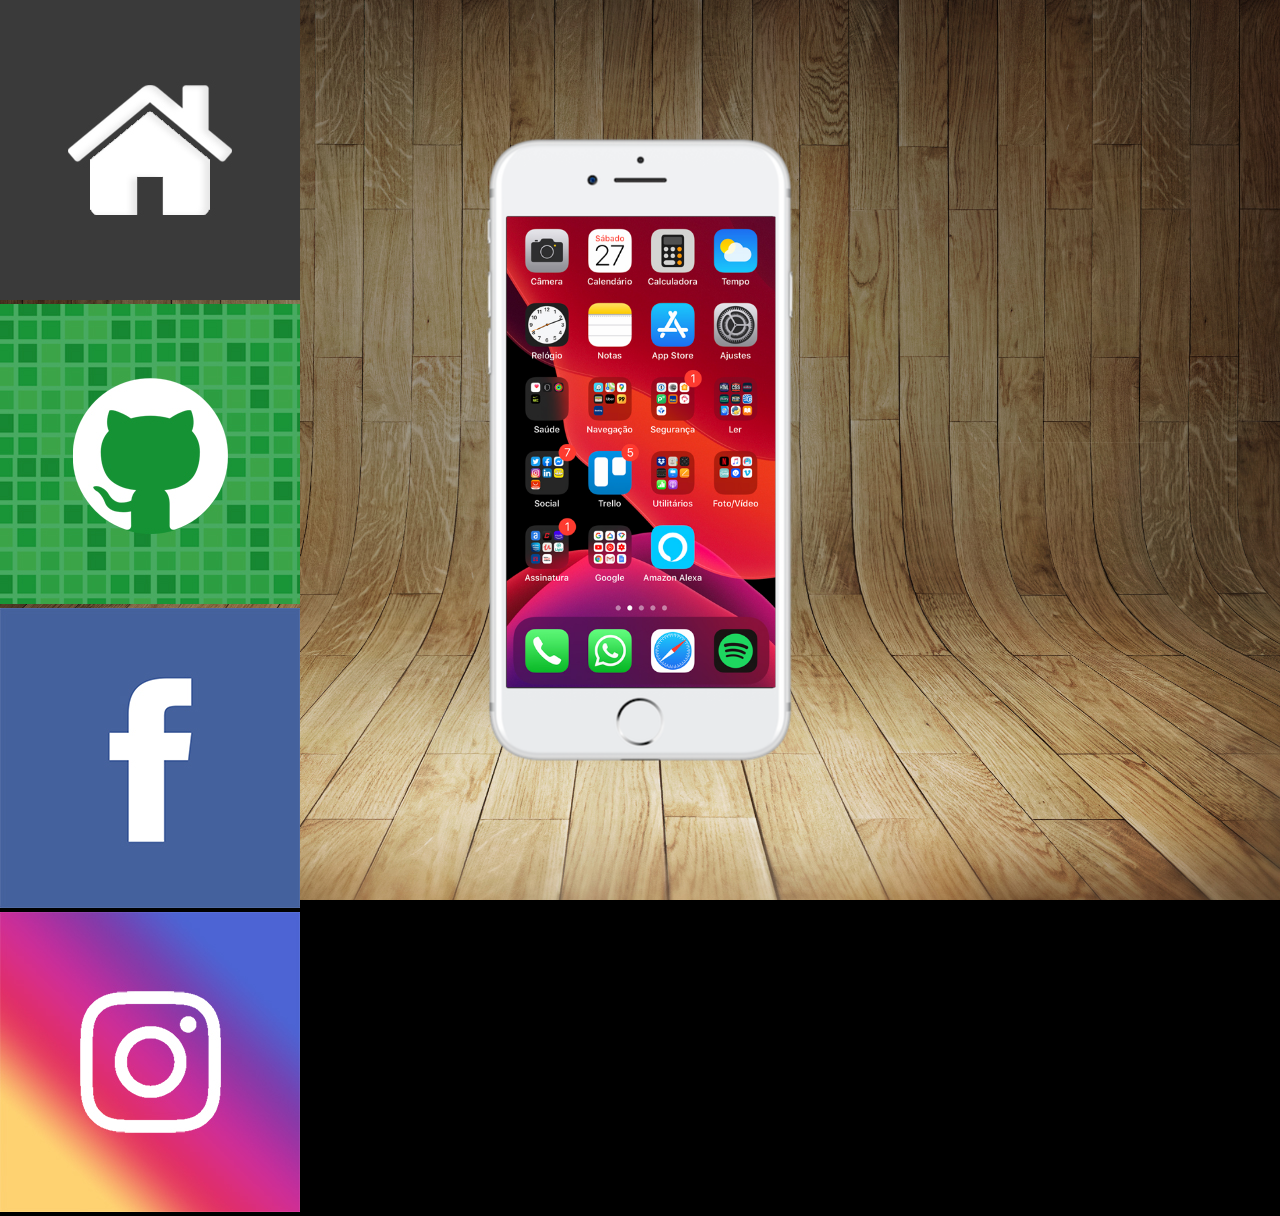
<file: index.html>
<!DOCTYPE html>
<html lang="pt-br">
<head>
    <meta charset="UTF-8">
    <meta name="viewport" content="width=device-width, initial-scale=1.0">
    <title>Projeto Redes Sociais</title>
    <link rel="shortcut icon" href="favicon.ico" type="image/x-icon">
    <link rel="stylesheet" href="style.css">
</head>
<body>
    <main>
        <section id="telefone">
            <iframe src="home.html" name="tela" id="tela" frameborder="0"></iframe>
        </section>
        <section id="redes-sociais">
            <a href="home.html" target="tela"><img src="imagens/logo-home.jpg" alt="home"></a><br>
            <a href="github.html" target="tela"><img src="imagens/logo-github.jpg" alt="github"></a><br>
            <a href="facebook.html" target="tela"><img src="imagens/logo-facebook.jpg" alt="facebook"></a><br>
            <a href="instagram.html" target="tela"><img src="imagens/logo-instagram.jpg" alt="instagram"></a>
        </section>
    </main>
</body>
</html>
</file>
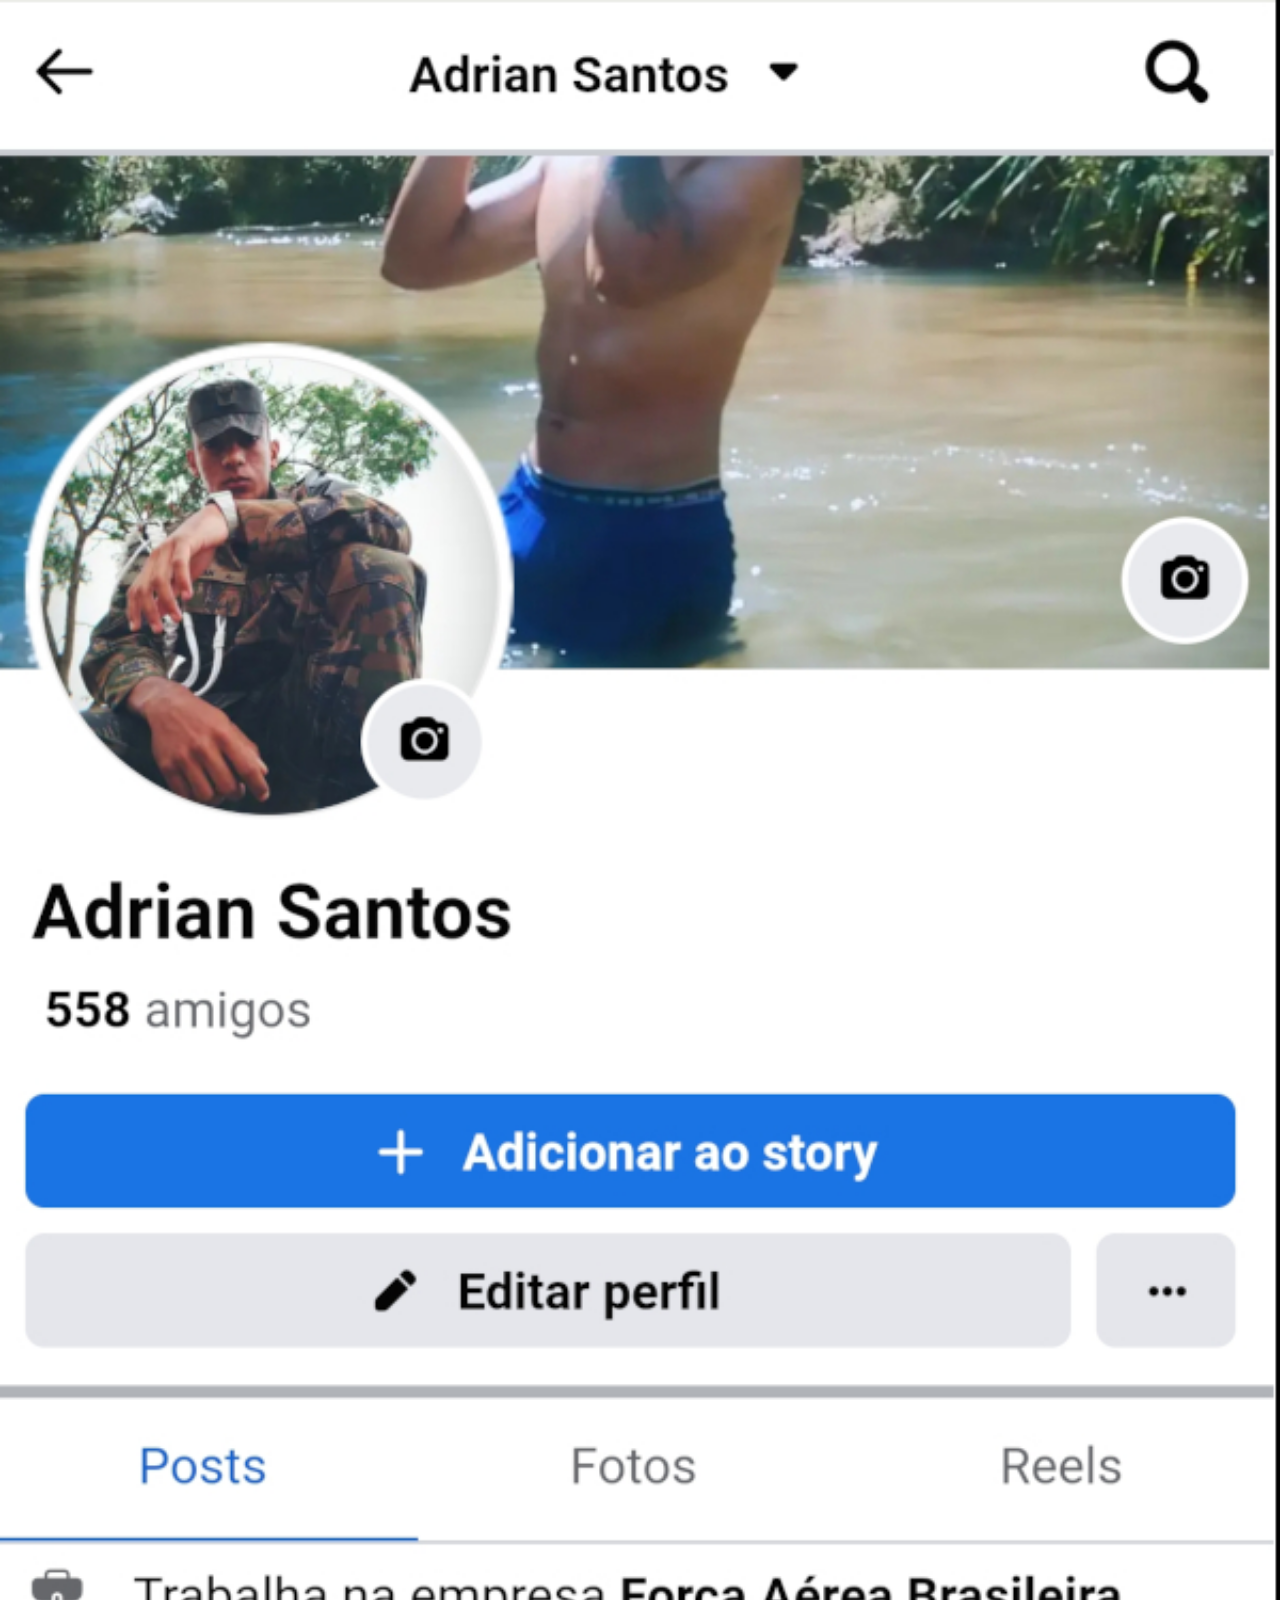
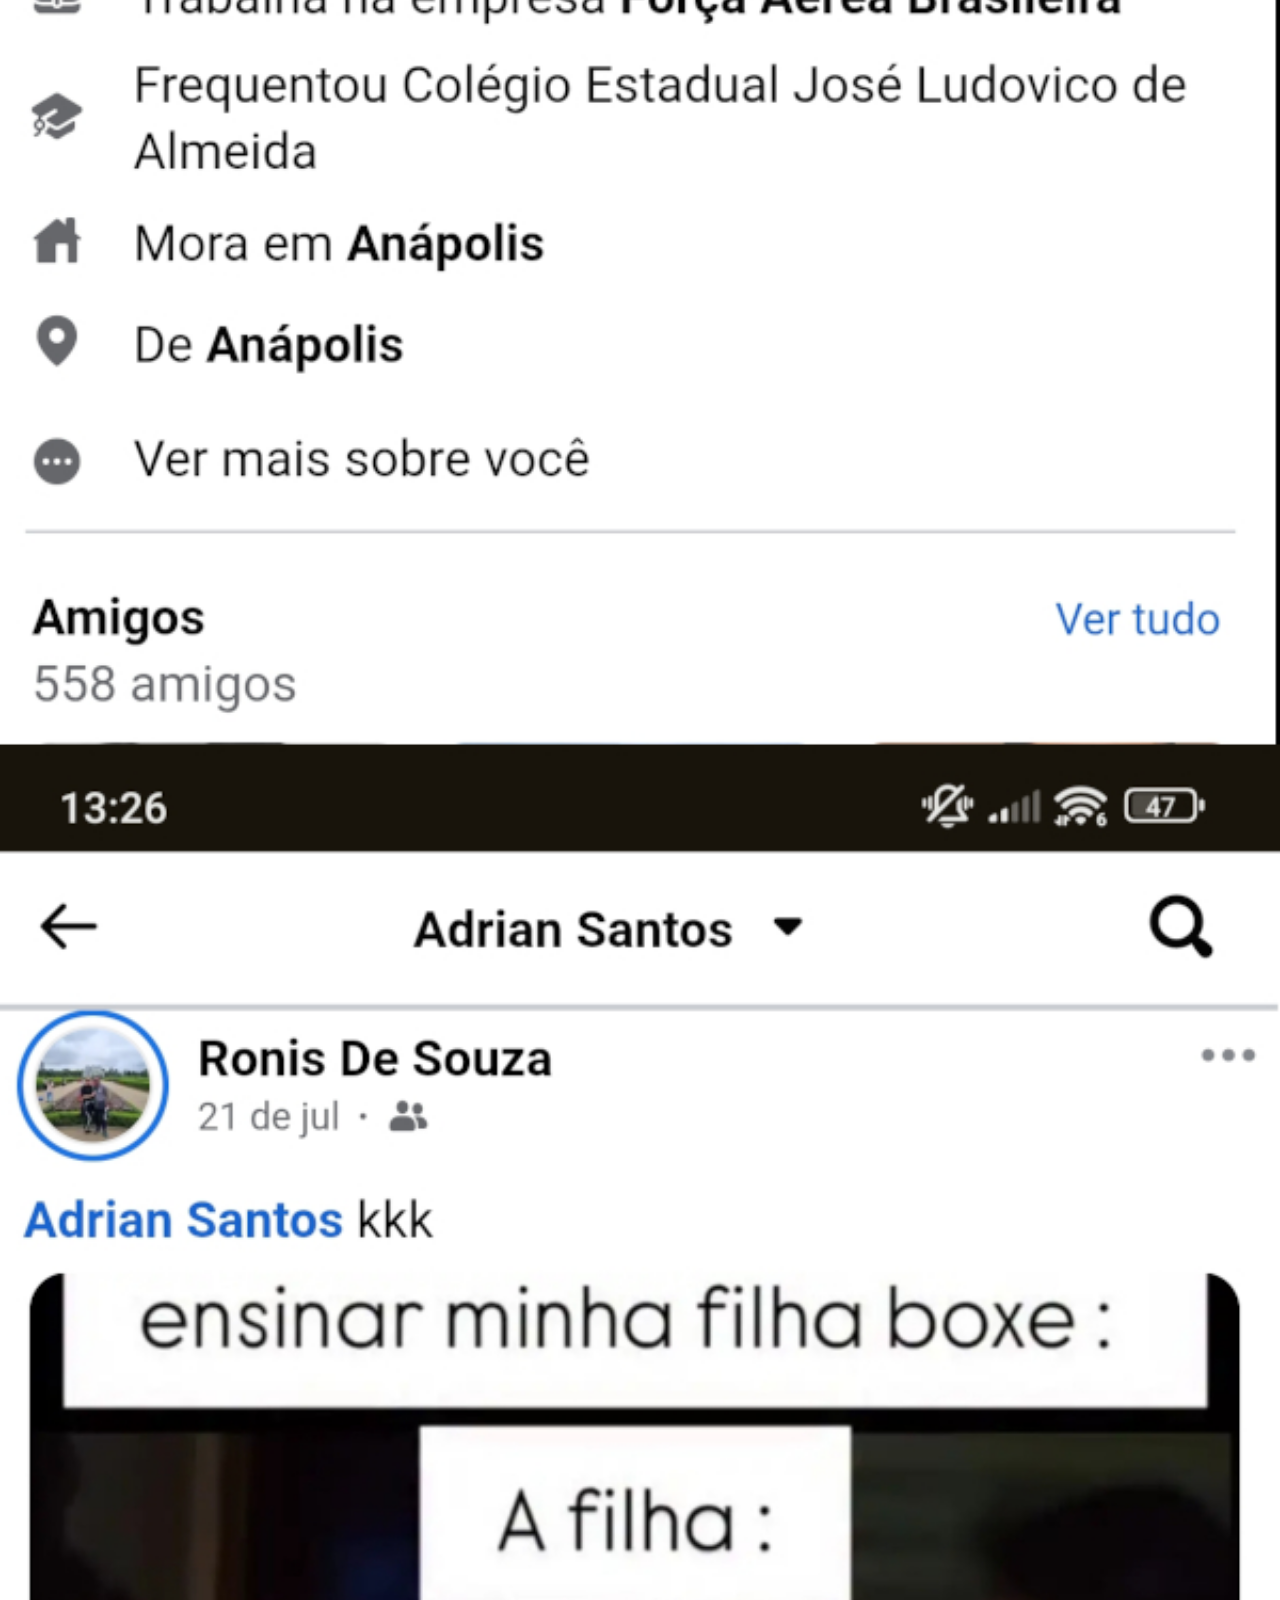
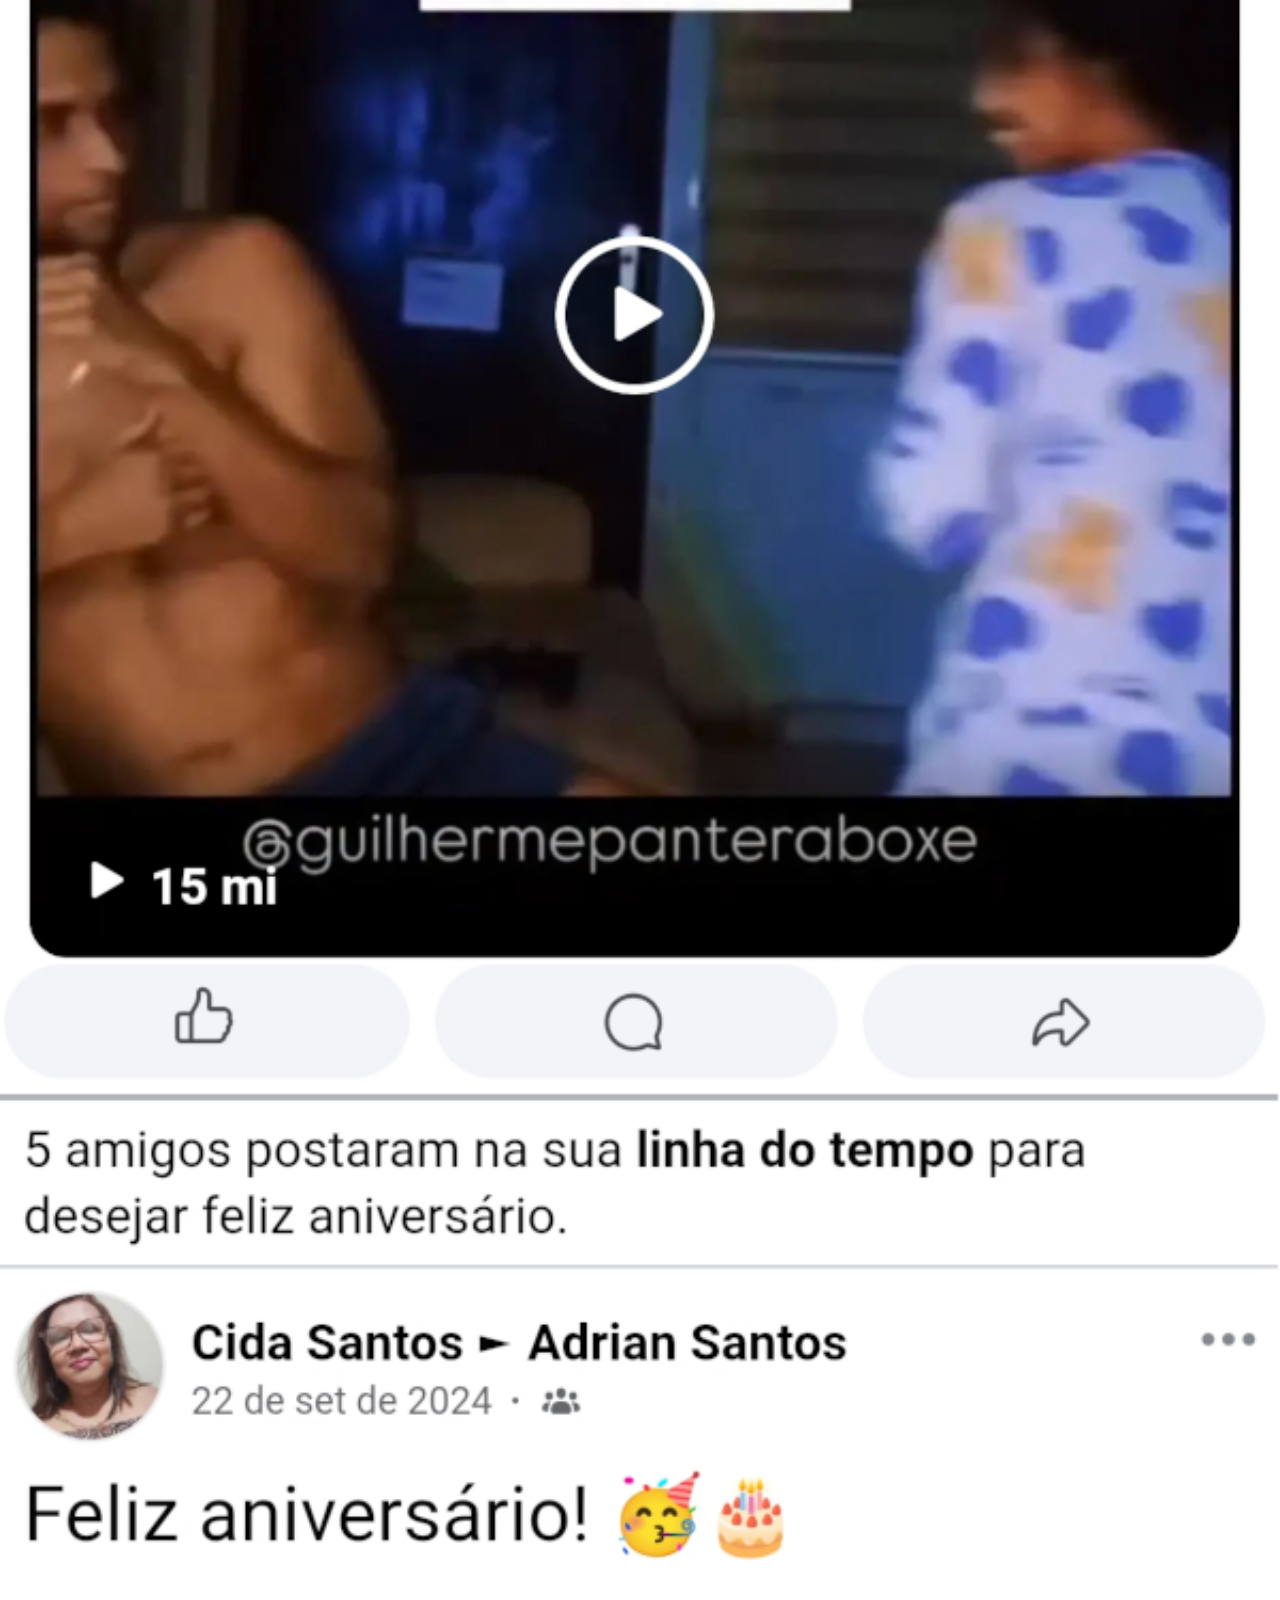
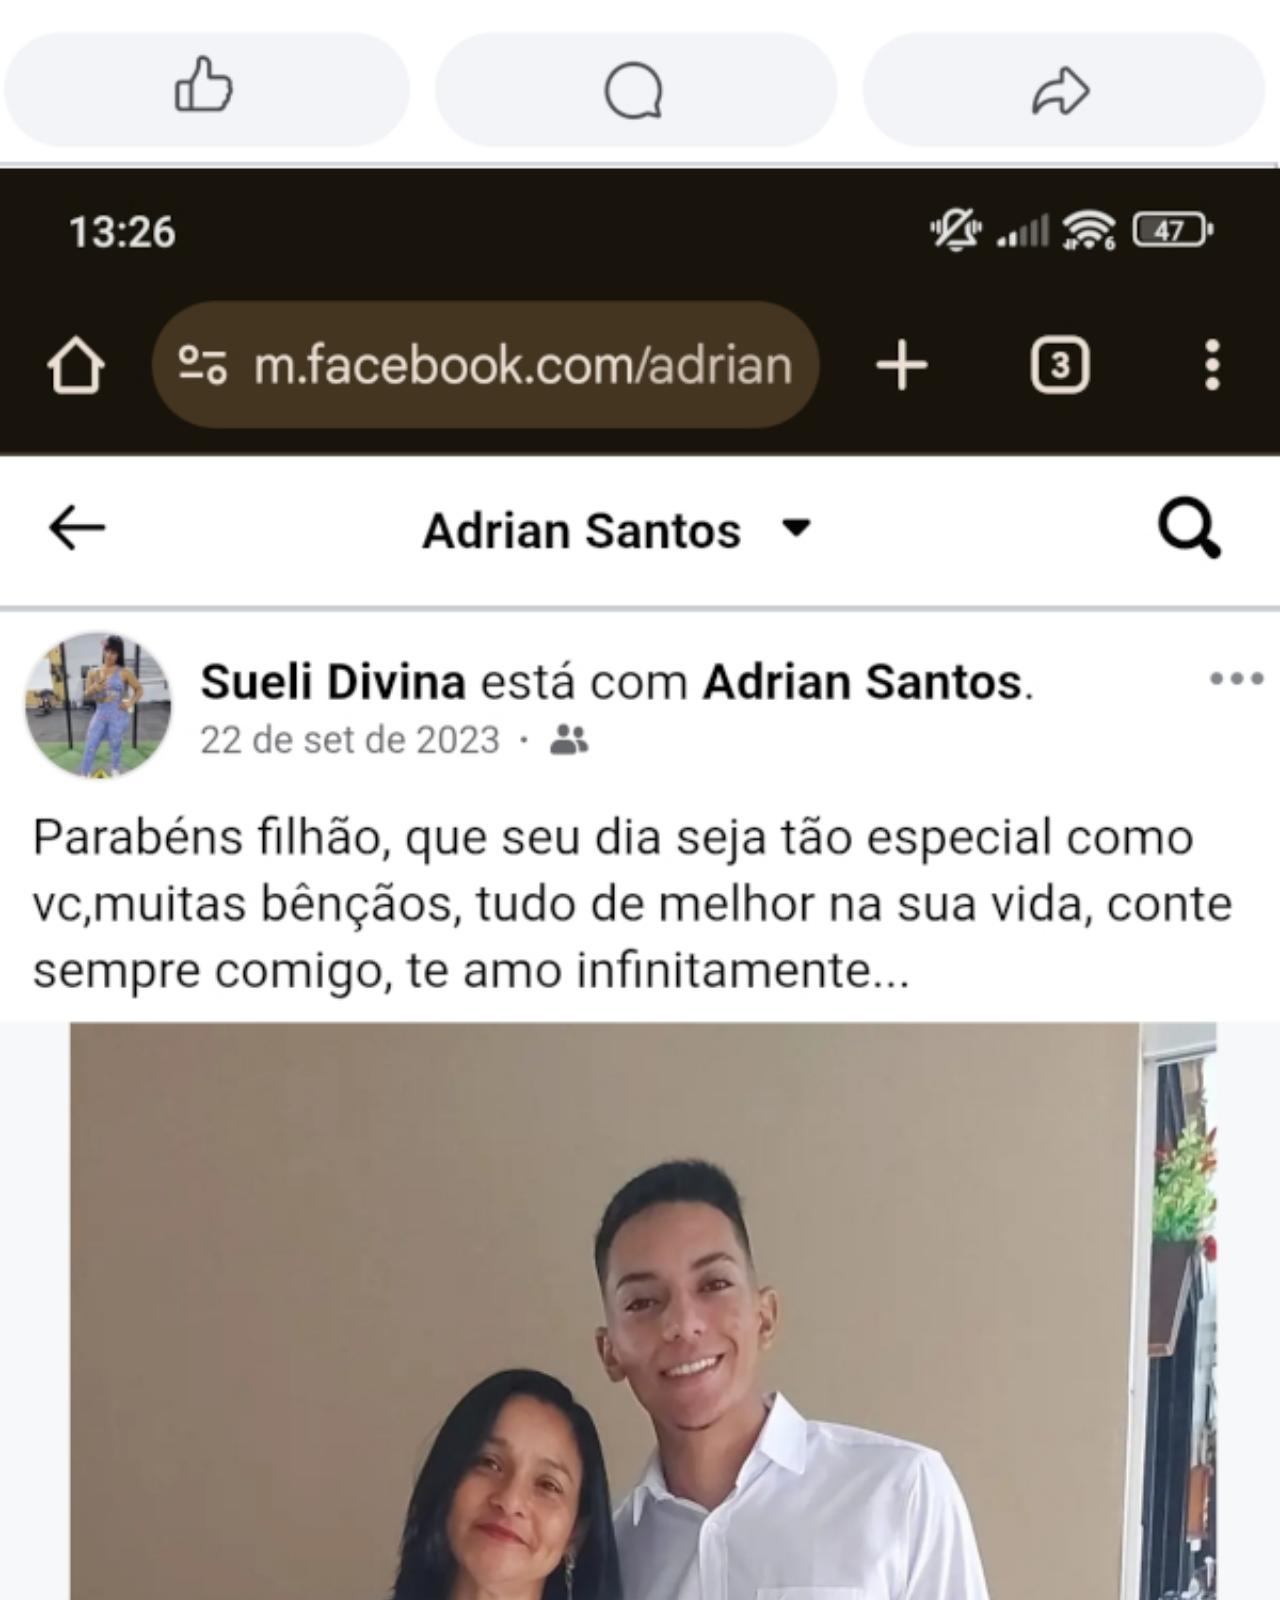
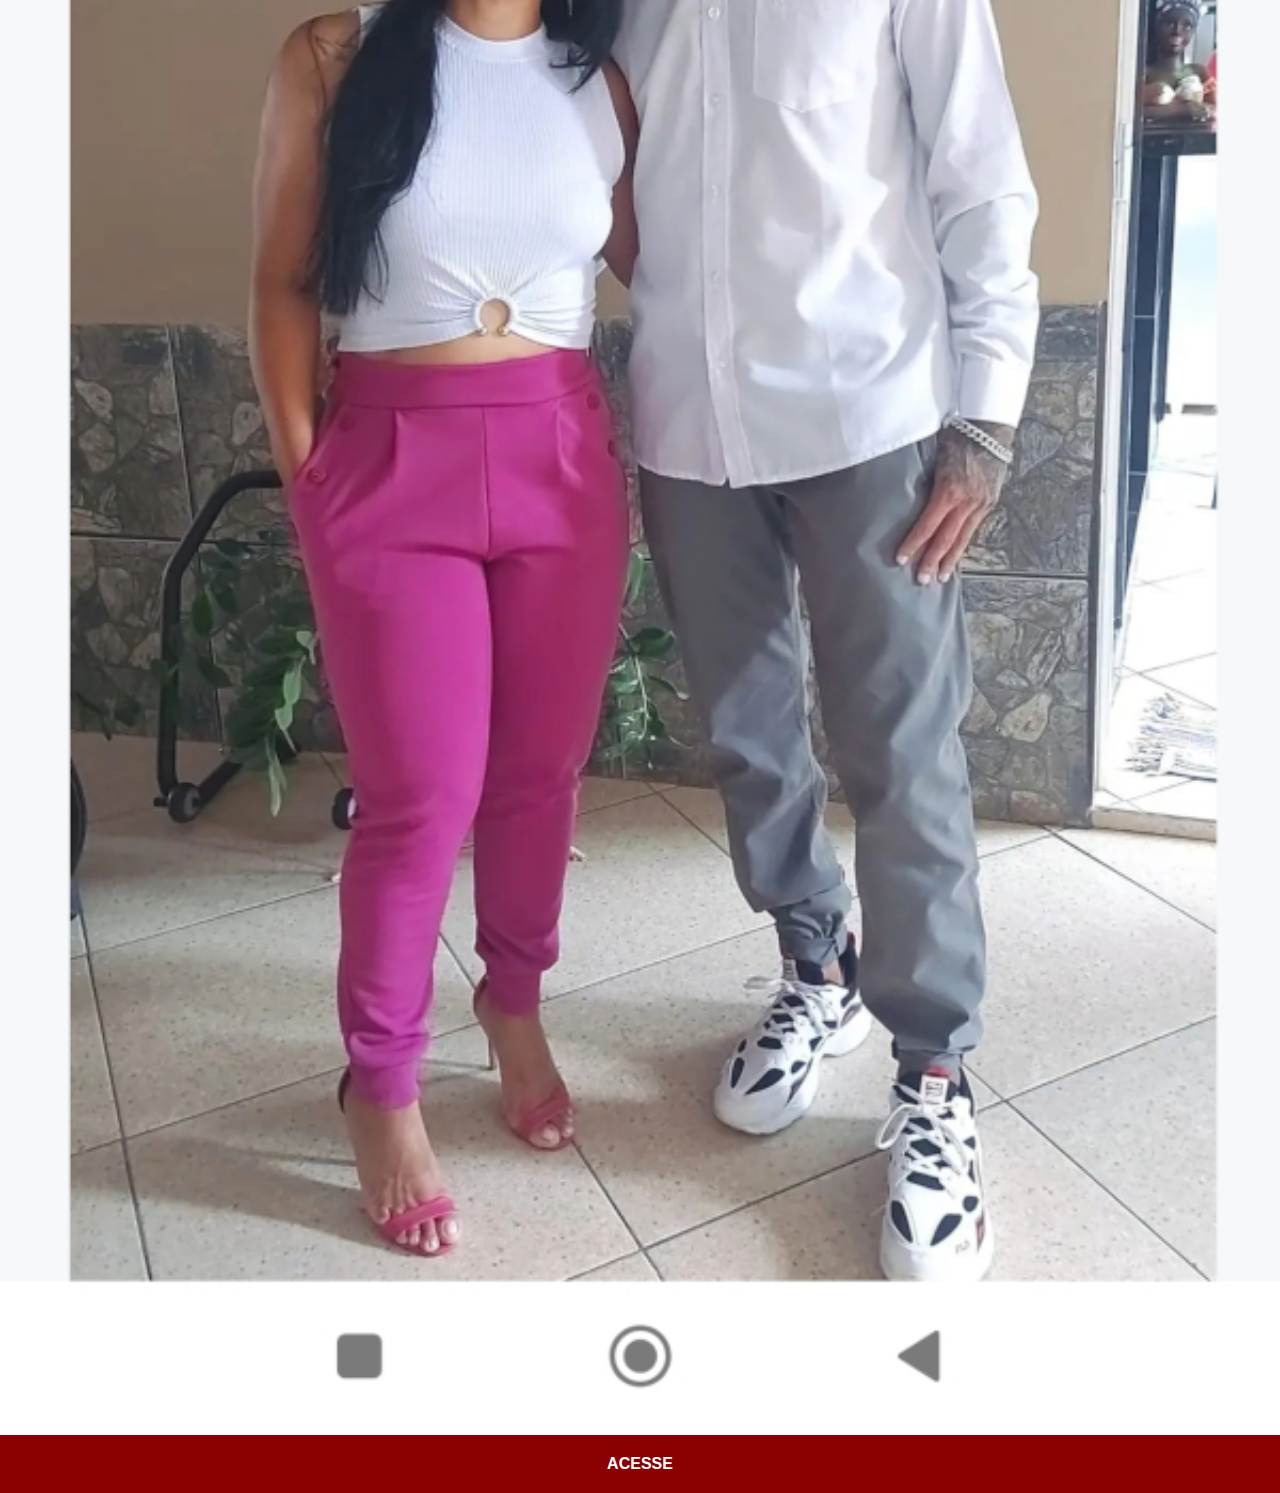
<file: facebook.html>
<!DOCTYPE html>
<html lang="pt-br">
<head>
    <meta charset="UTF-8">
    <meta name="viewport" content="width=device-width, initial-scale=1.0">
    <title>facebook</title>
    <link rel="stylesheet" href="social.css">
</head>
<body>
    <img src="imagens/facebook.jpg" alt="facebook">
    <a href="https://m.facebook.com/adrian.santos" target="_blank">ACESSE</a>
</body>
</html>
</file>
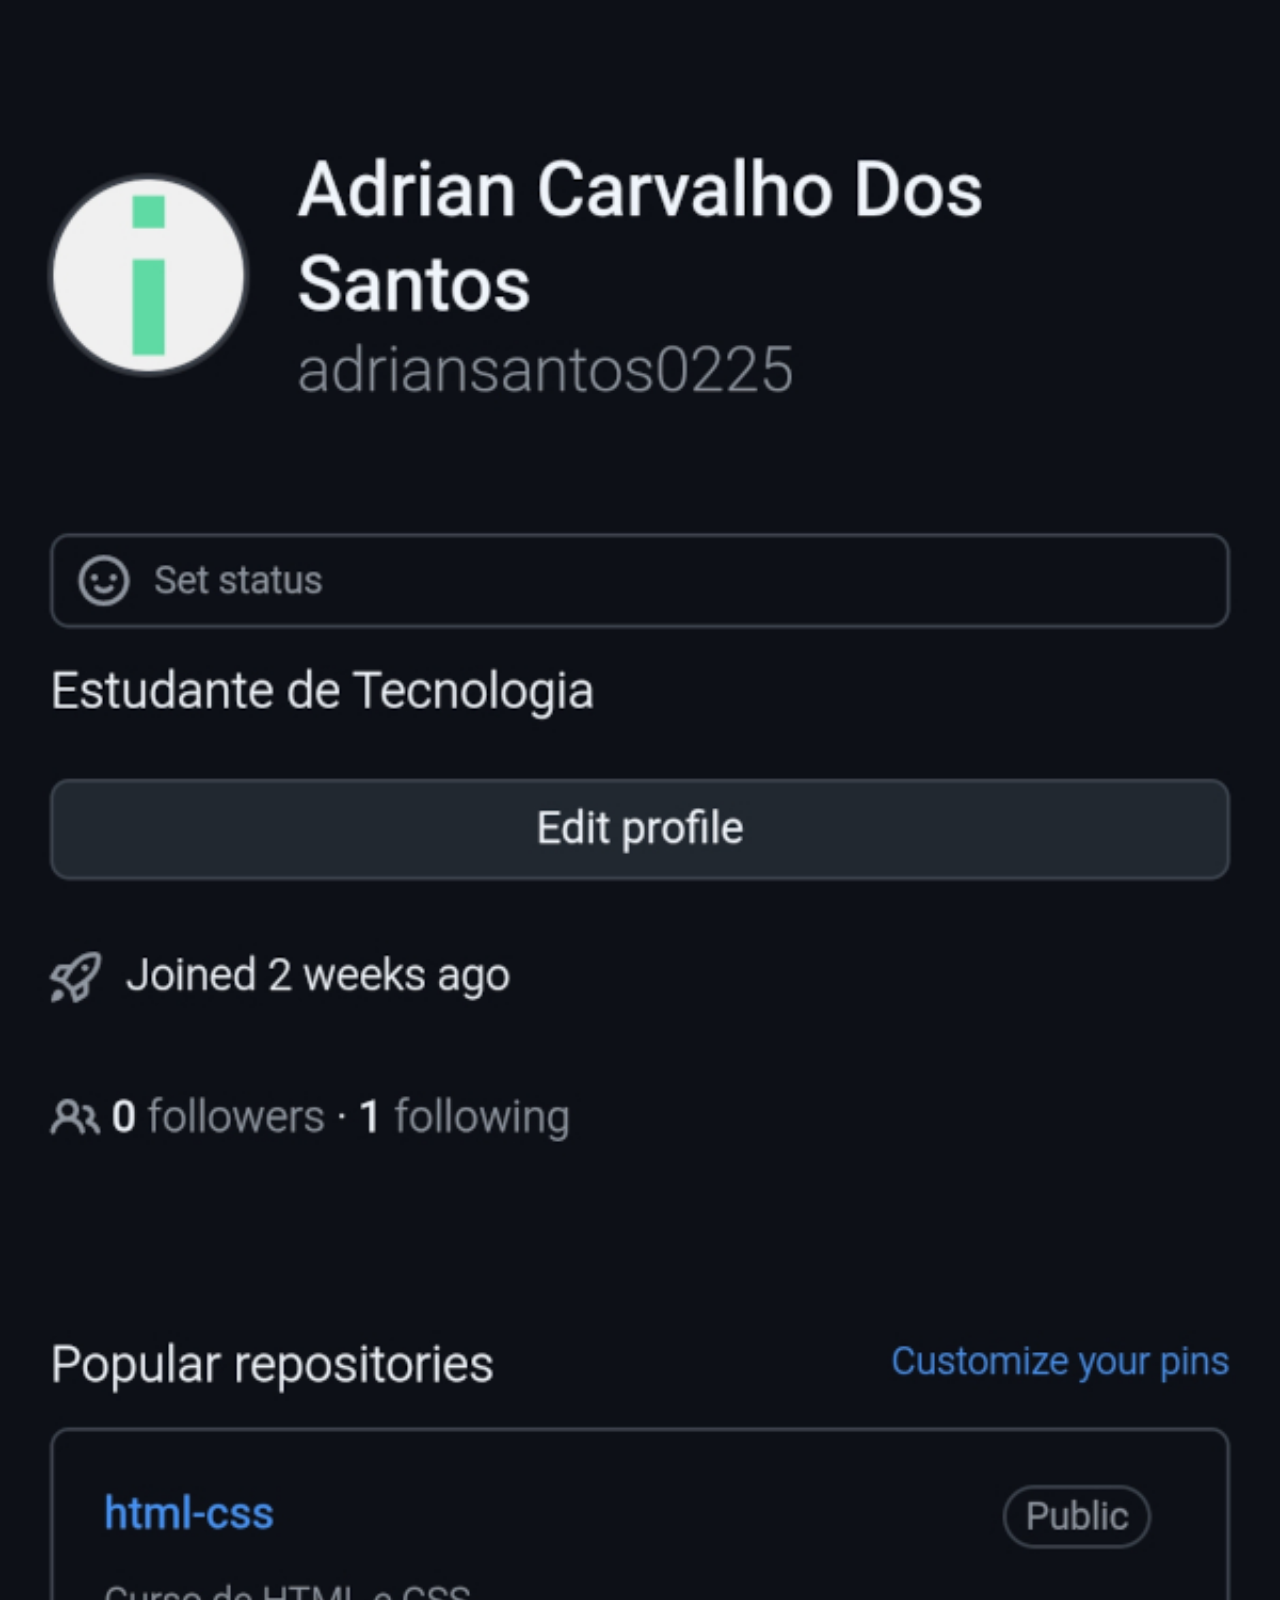
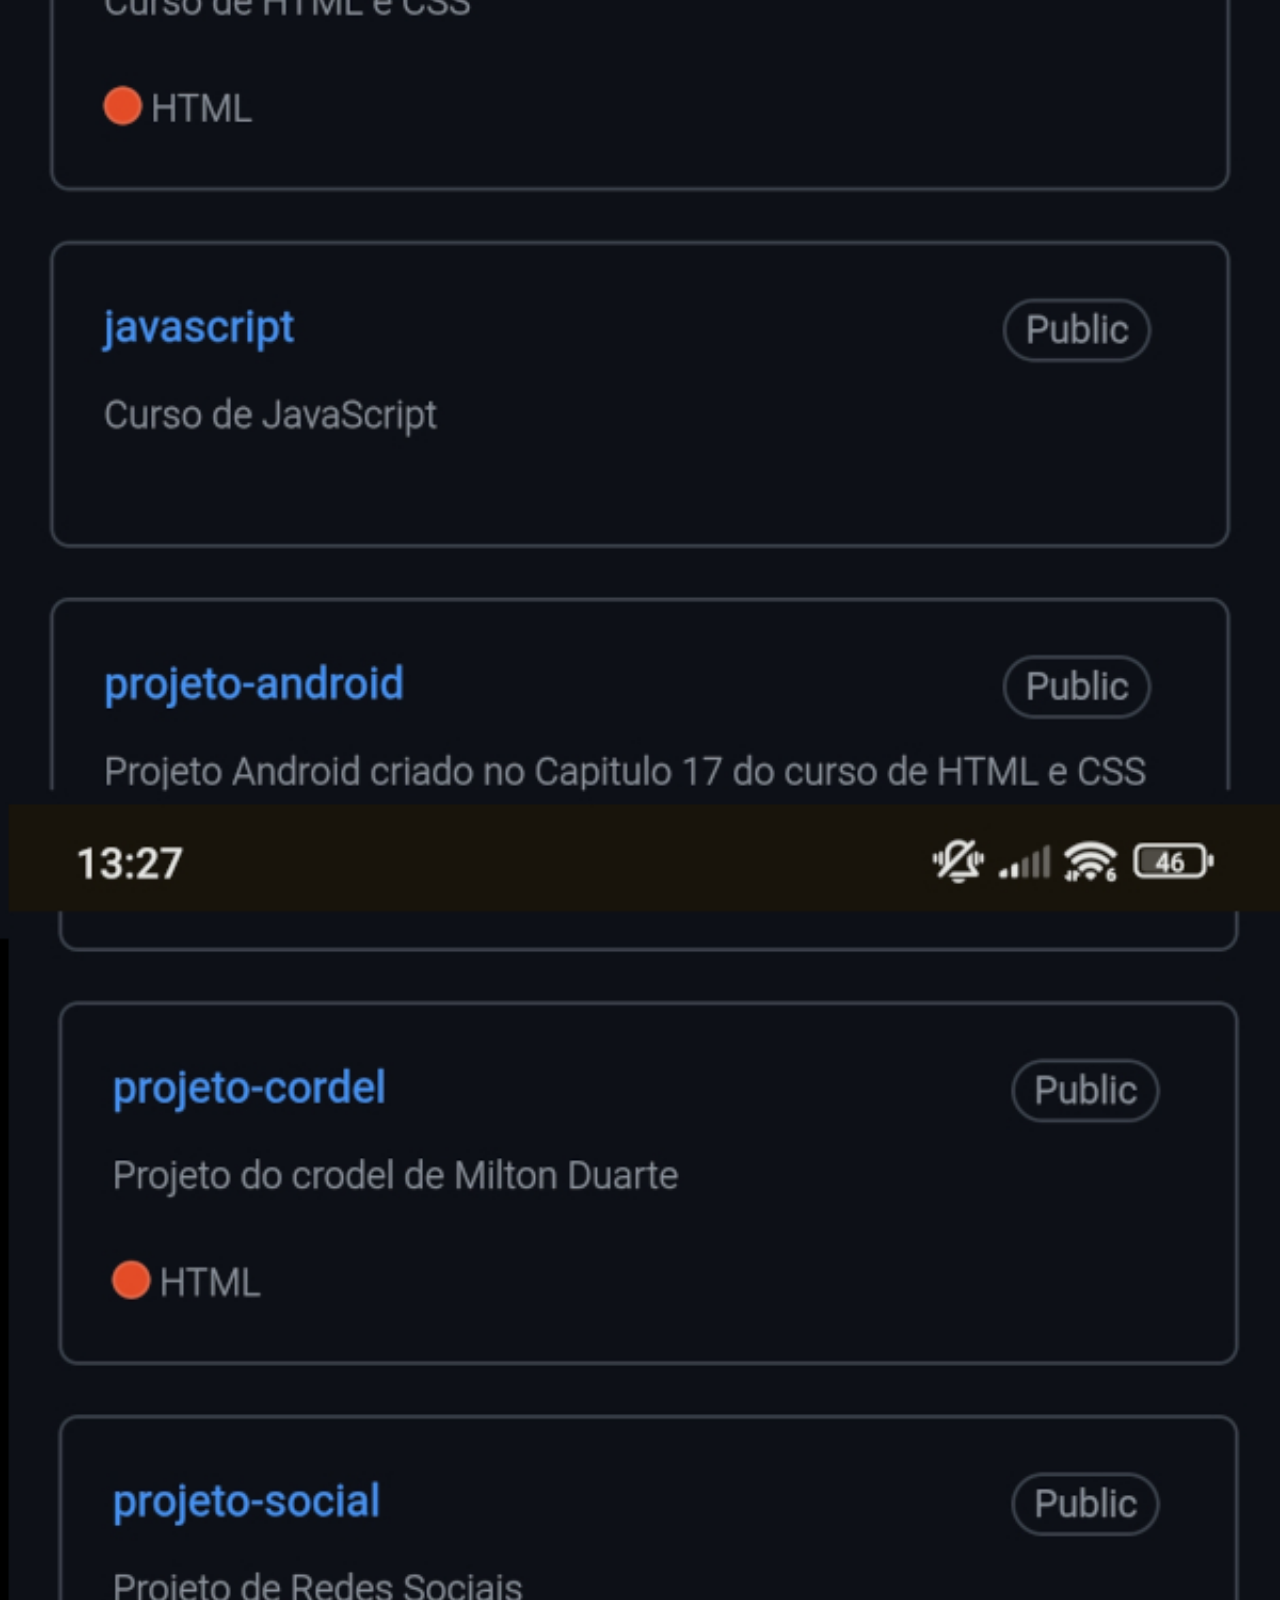
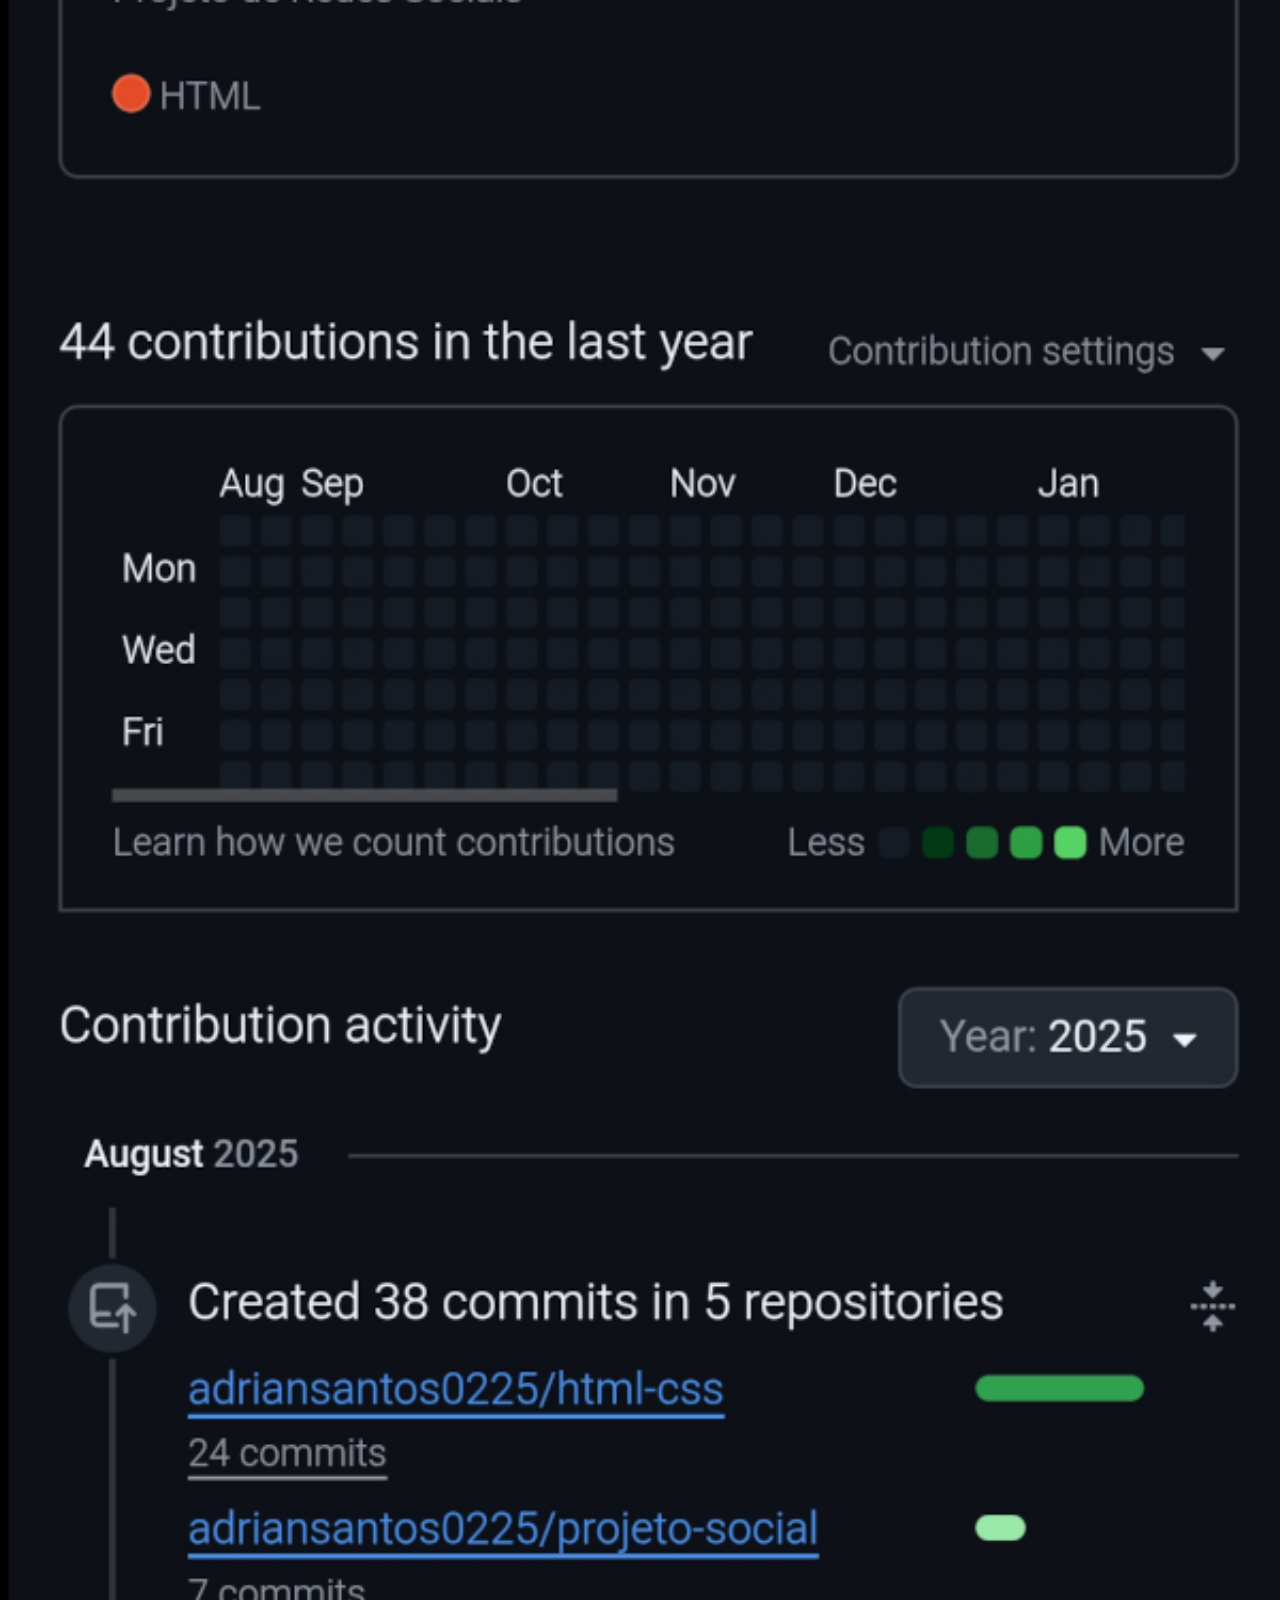
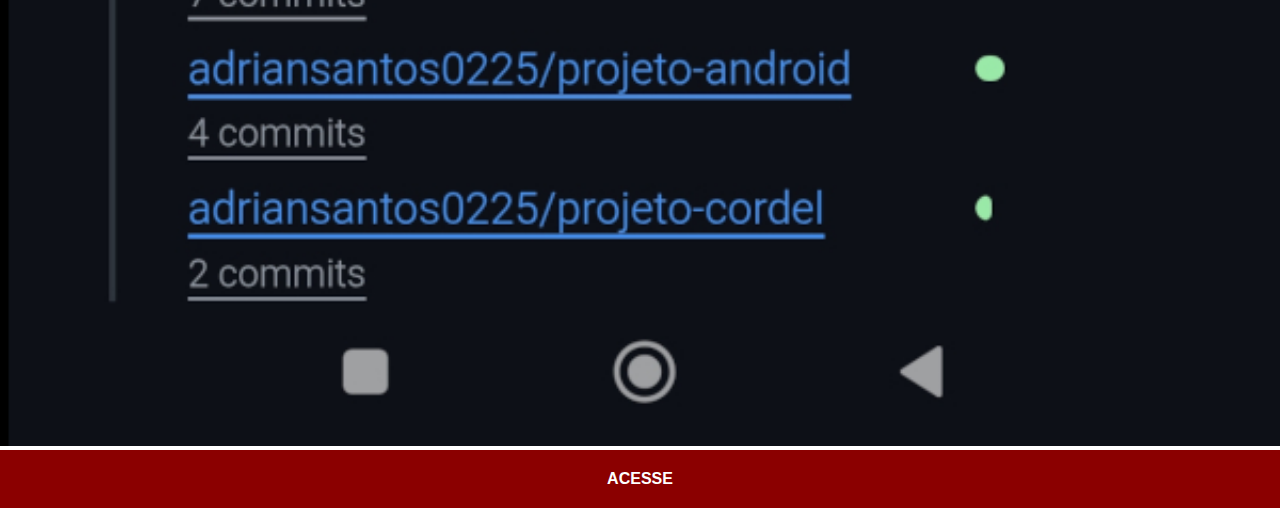
<file: github.html>
<!DOCTYPE html>
<html lang="pt-br">
<head>
    <meta charset="UTF-8">
    <meta name="viewport" content="width=device-width, initial-scale=1.0">
    <title>GitHub</title>
    <link rel="stylesheet" href="social.css">
</head>
<body>
    <img src="imagens/github.jpg" alt="github">
    <a href="https://github.com/adriansantos0225/" target="_blank">ACESSE</a>
</body>
</html>
</file>
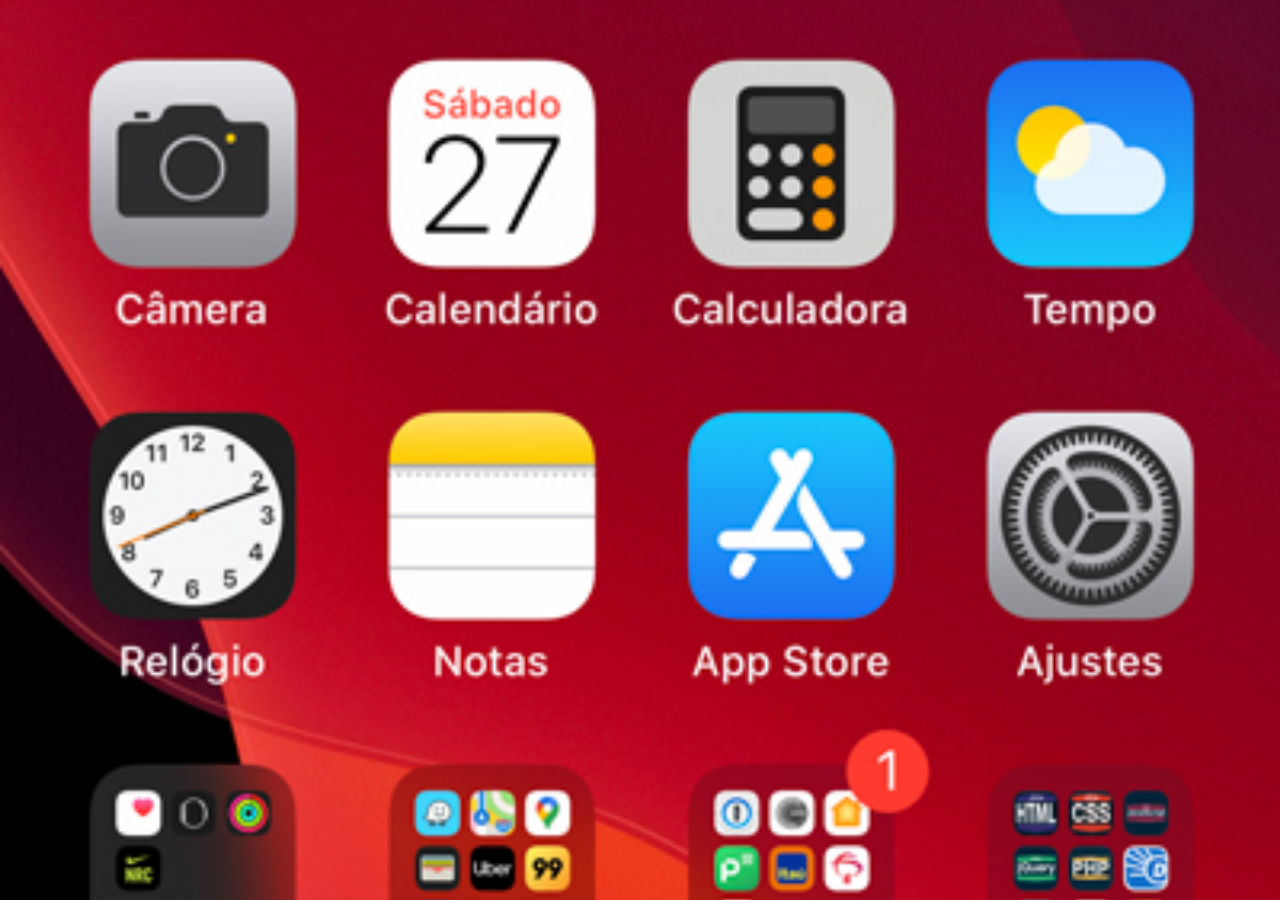
<file: home.html>
<!DOCTYPE html>
<html lang="pt-br">
<head>
    <meta charset="UTF-8">
    <meta name="viewport" content="width=device-width, initial-scale=1.0">
    <title>Home</title>
</head>
<style>
    * {
        margin: 0px;
        padding: 0px;
    }

    body {
        width: 100vw;
        height: 100vh;
        background: black url(imagens/tela-home.jpg) no-repeat top center;
        background-size: cover;
    }
</style>
<body>
    
</body>
</html>
</file>
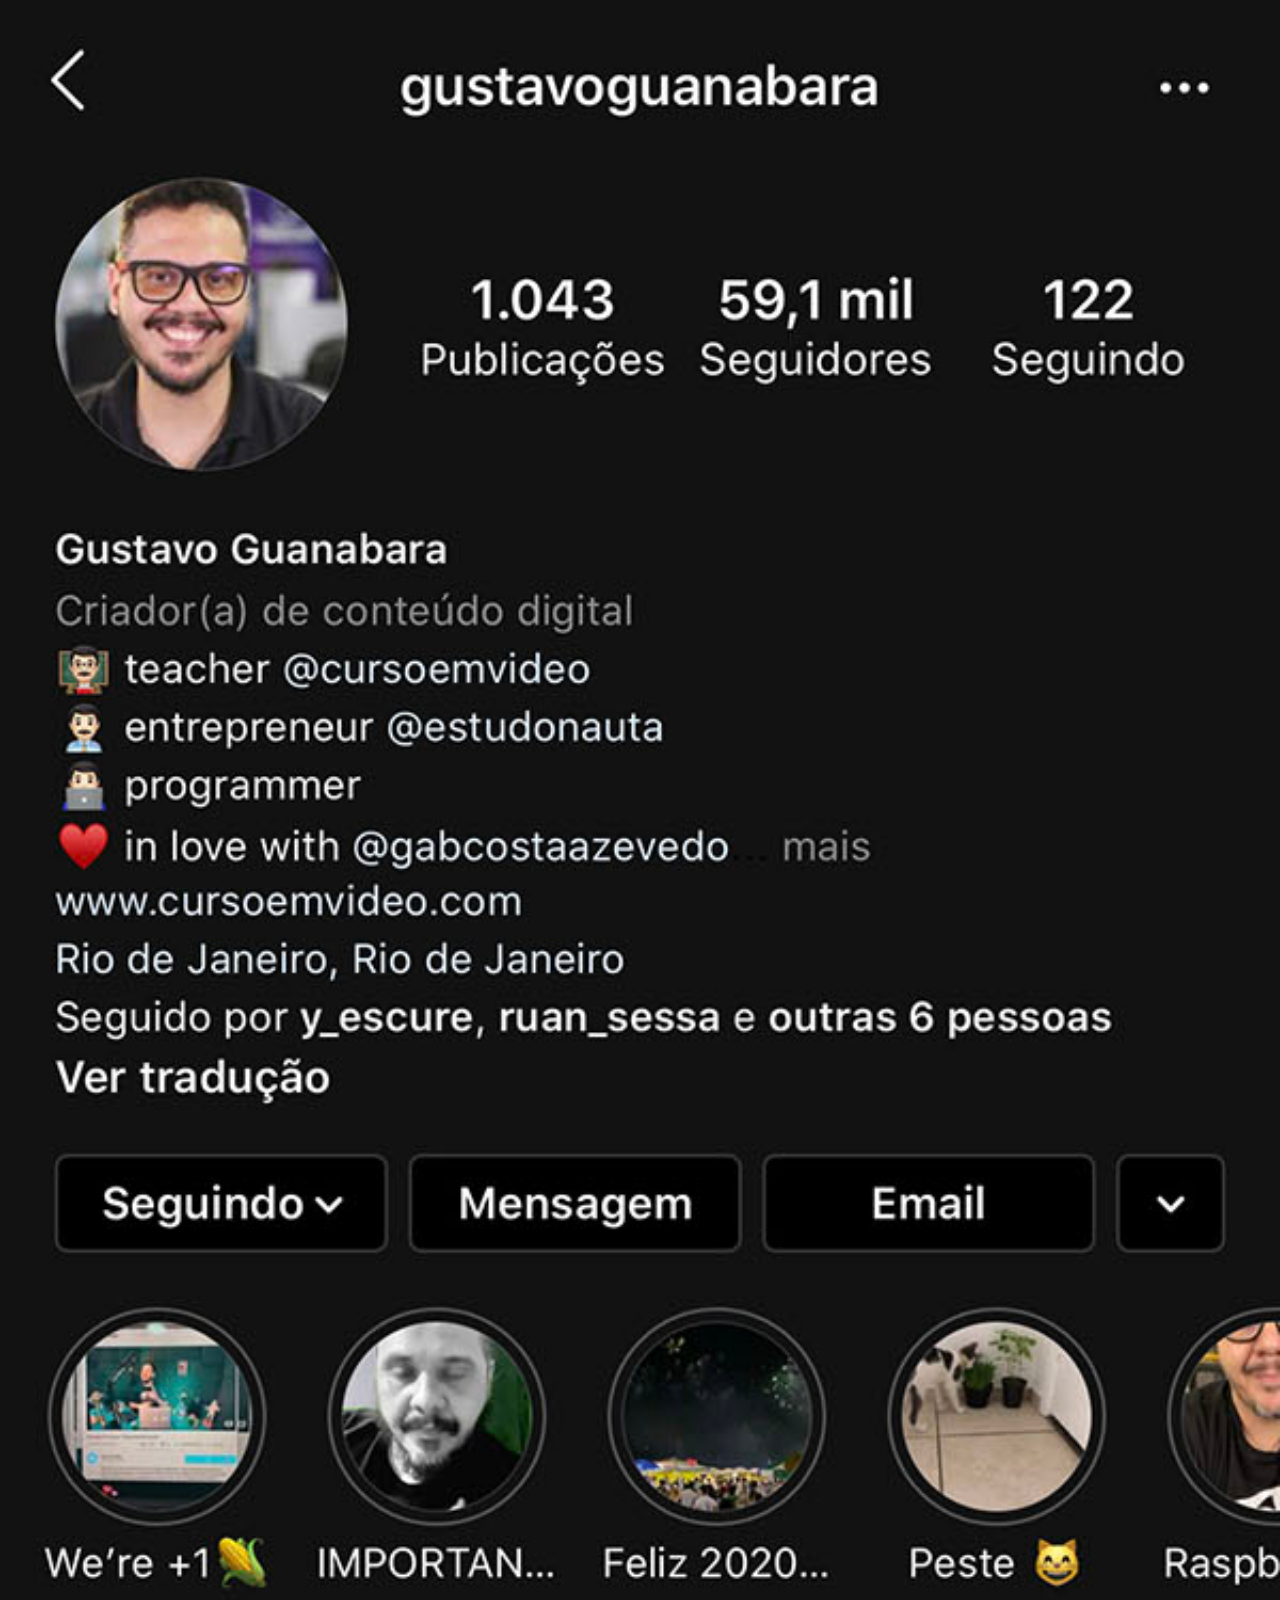
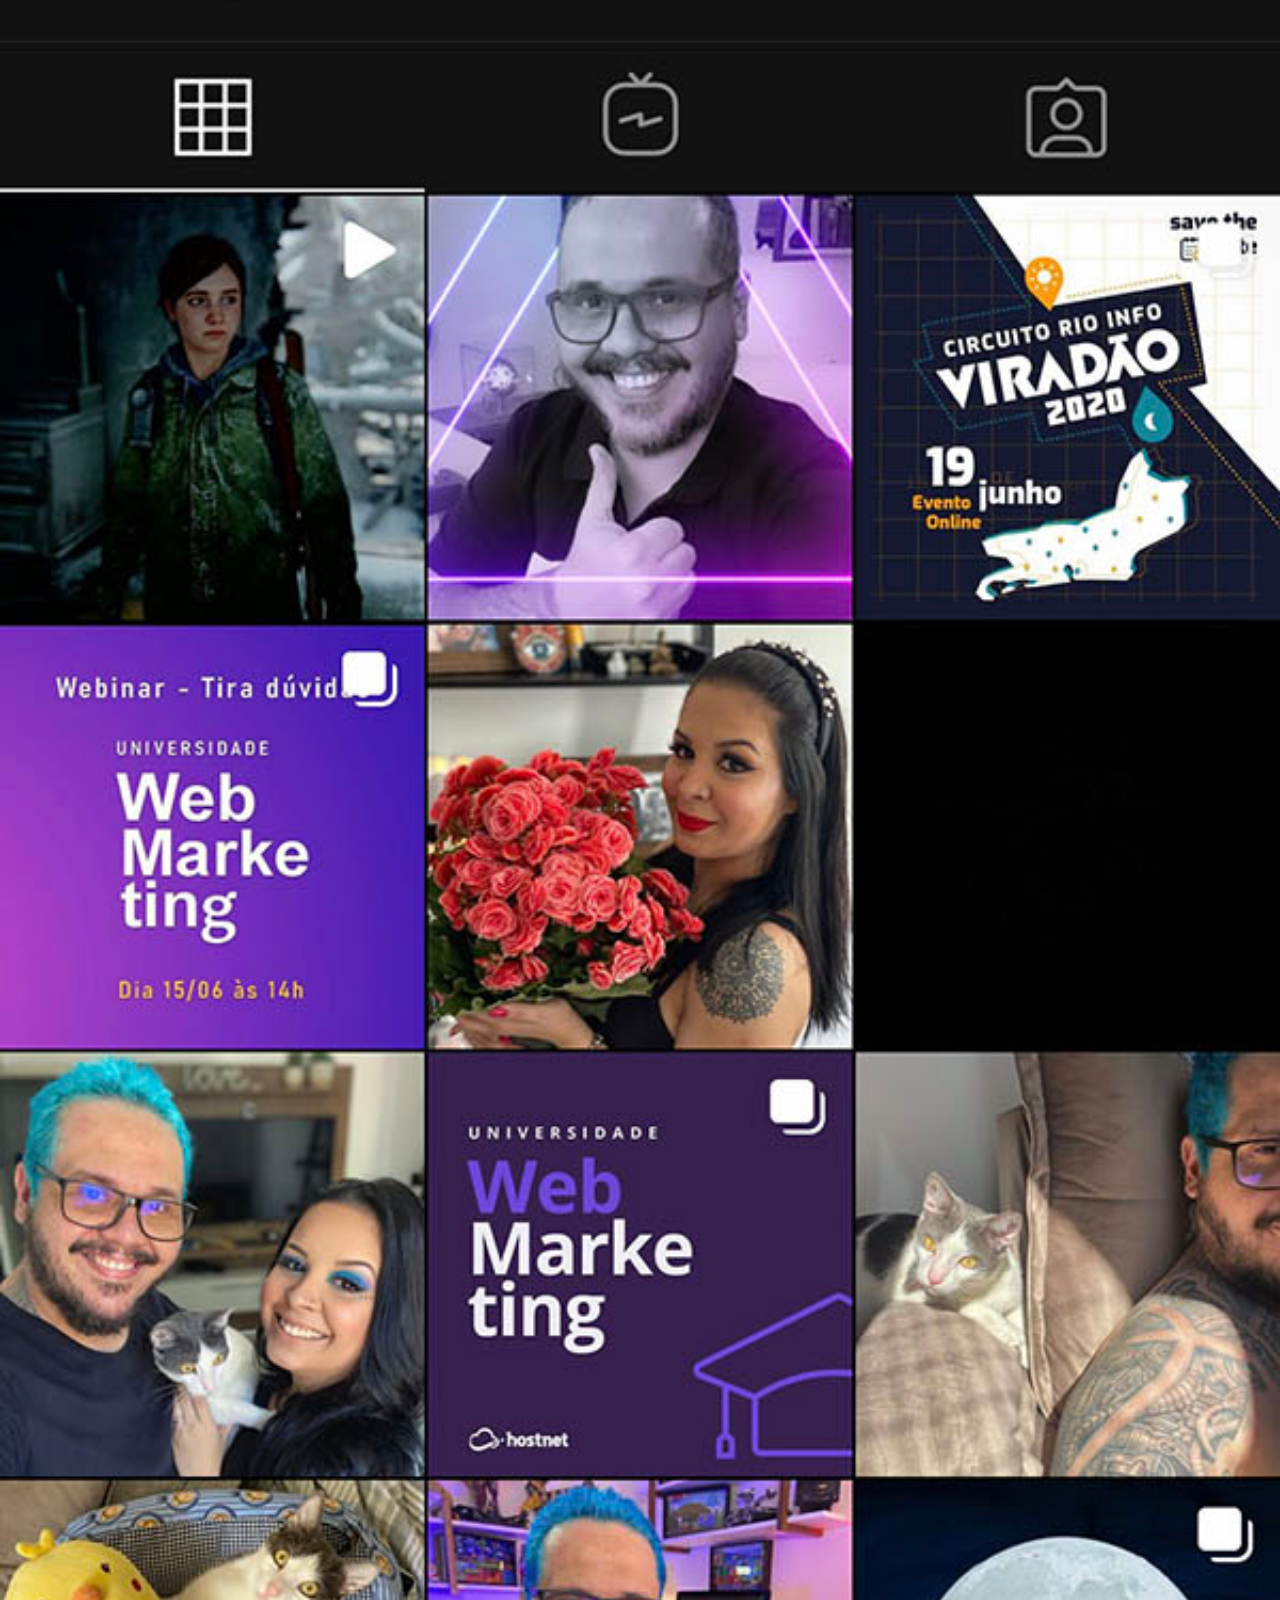
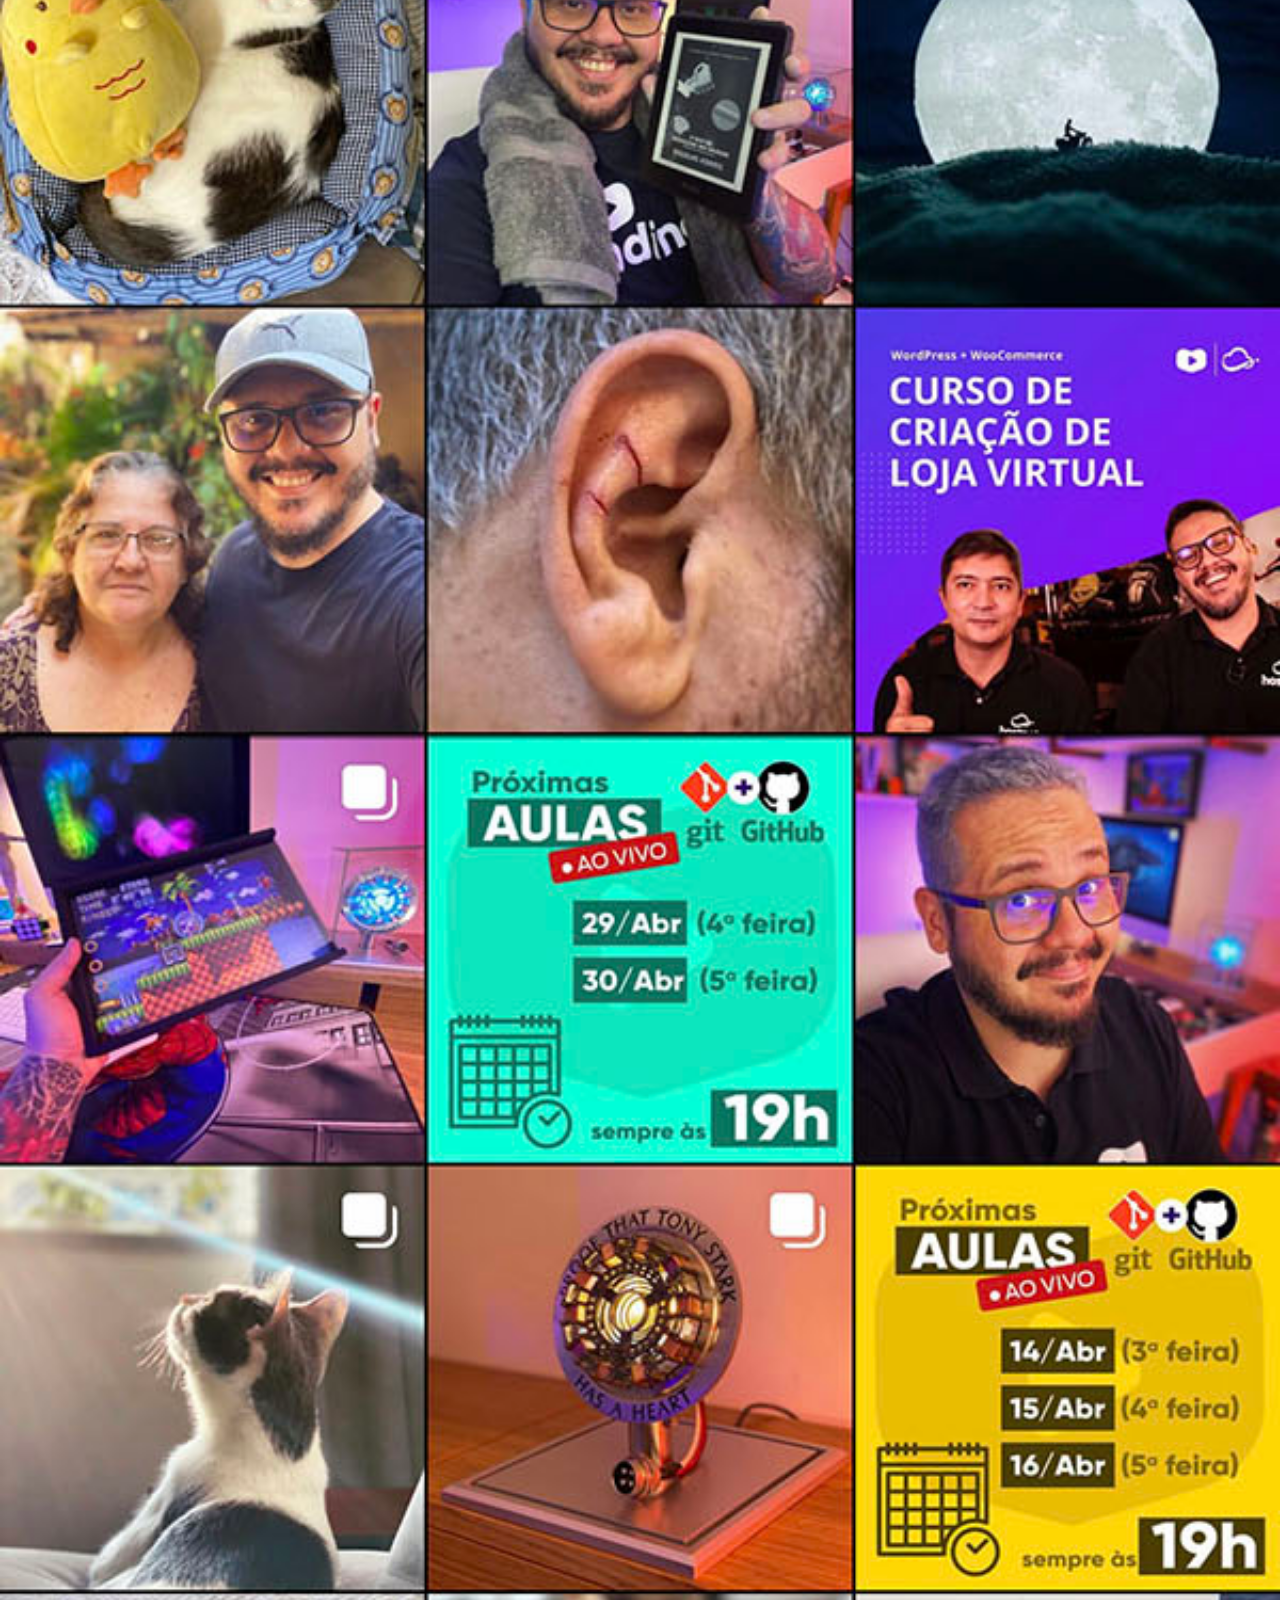
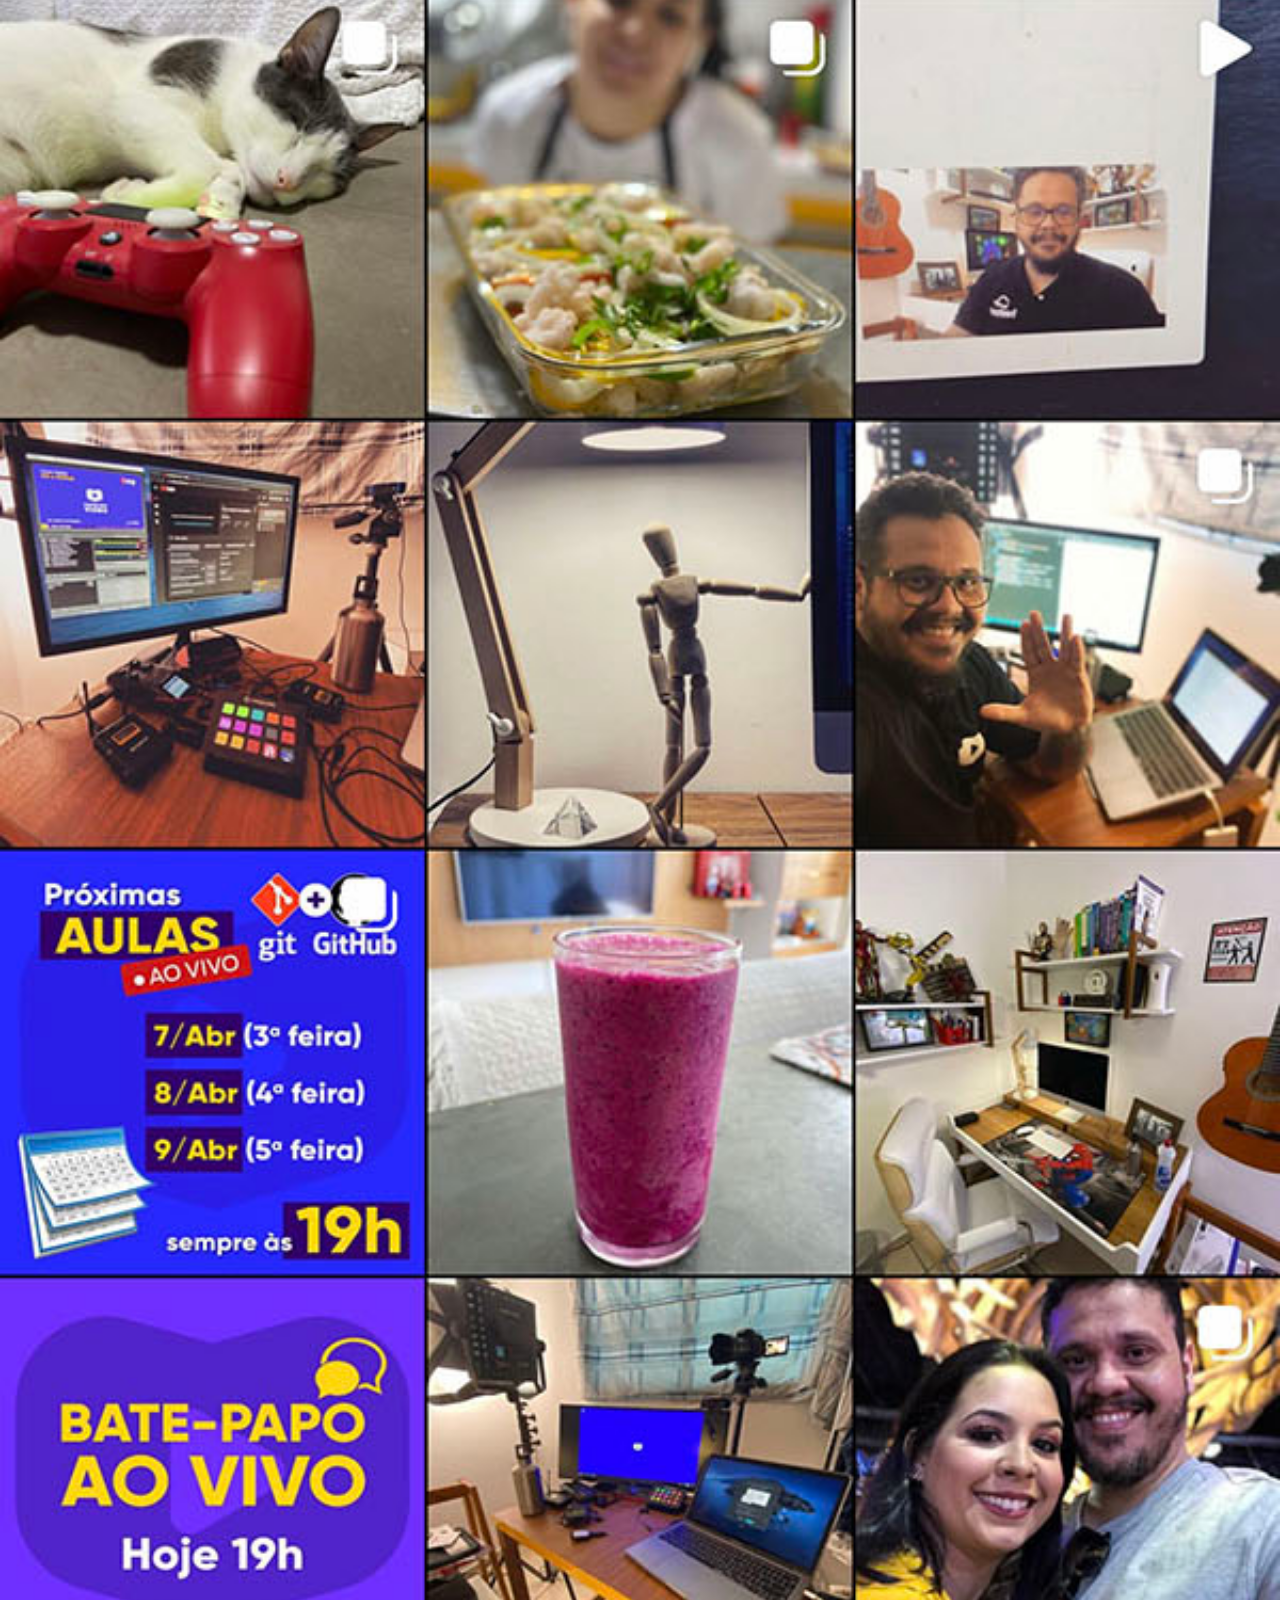
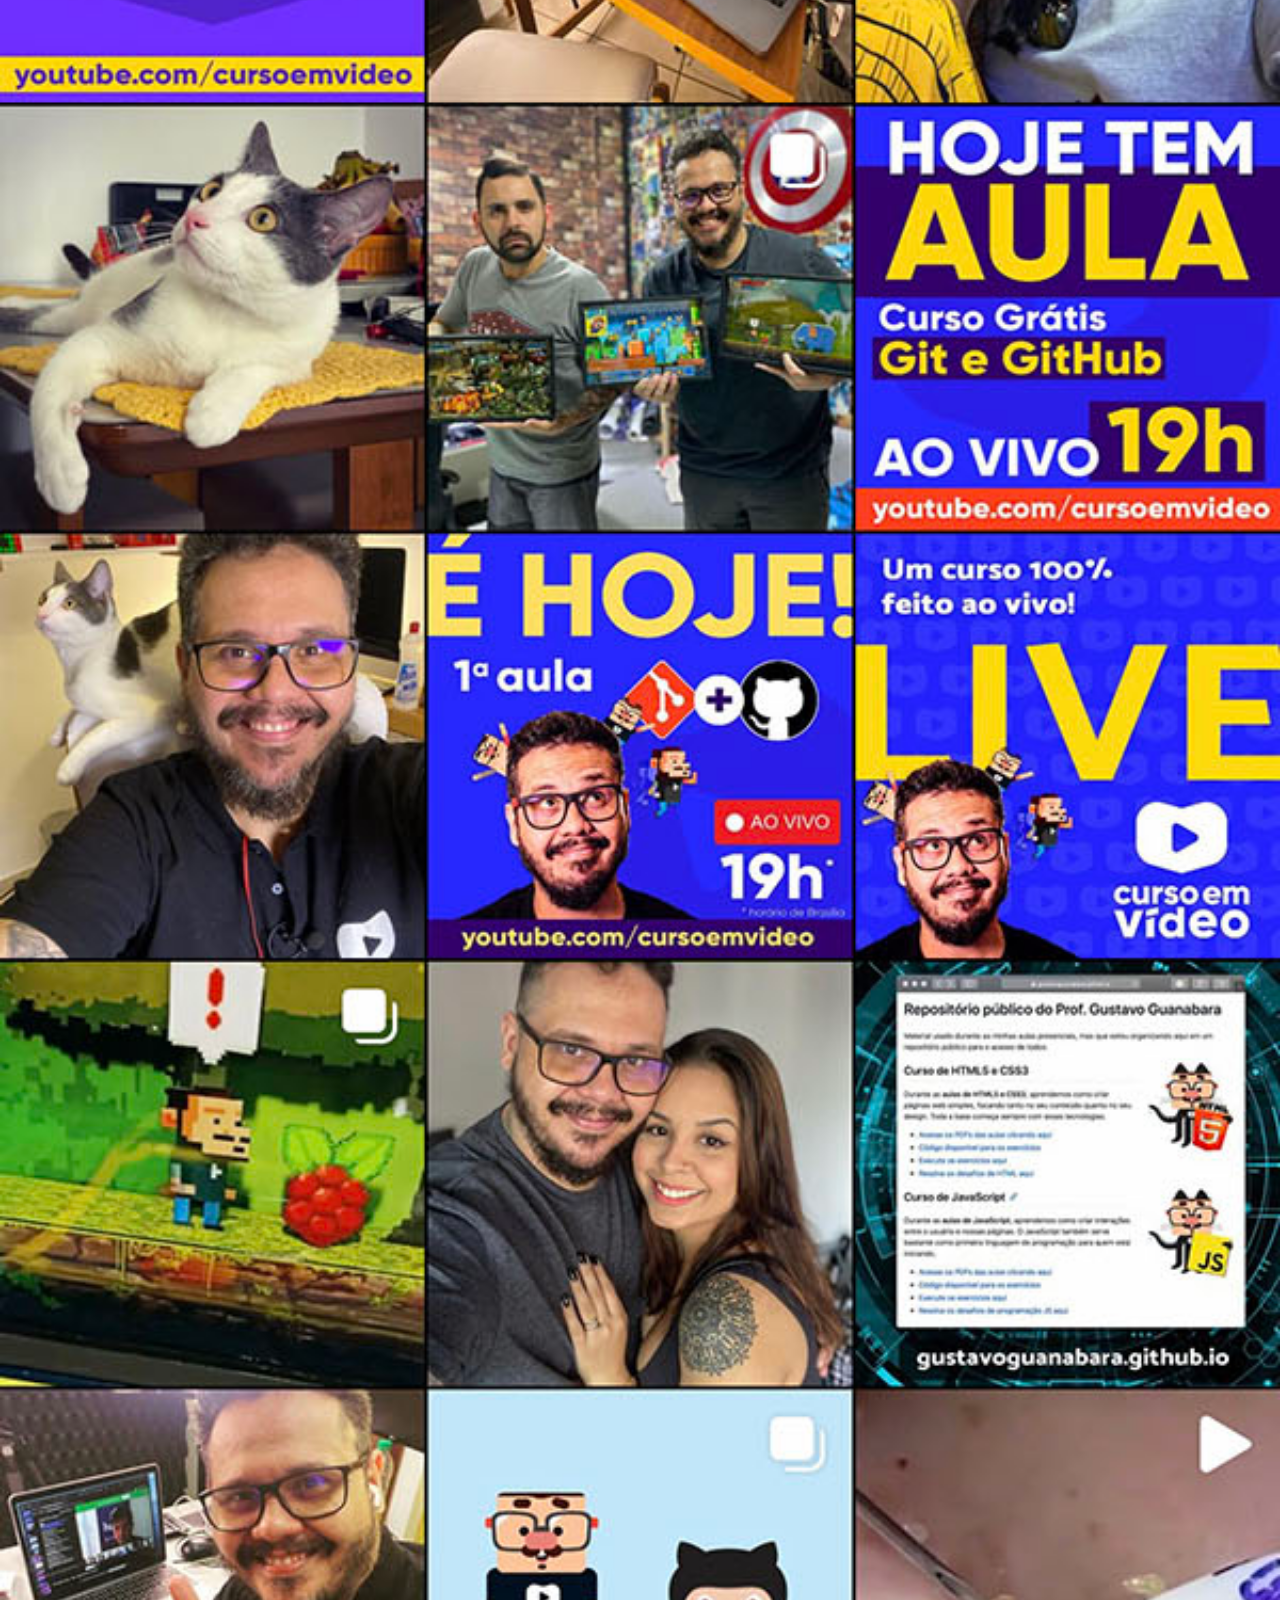
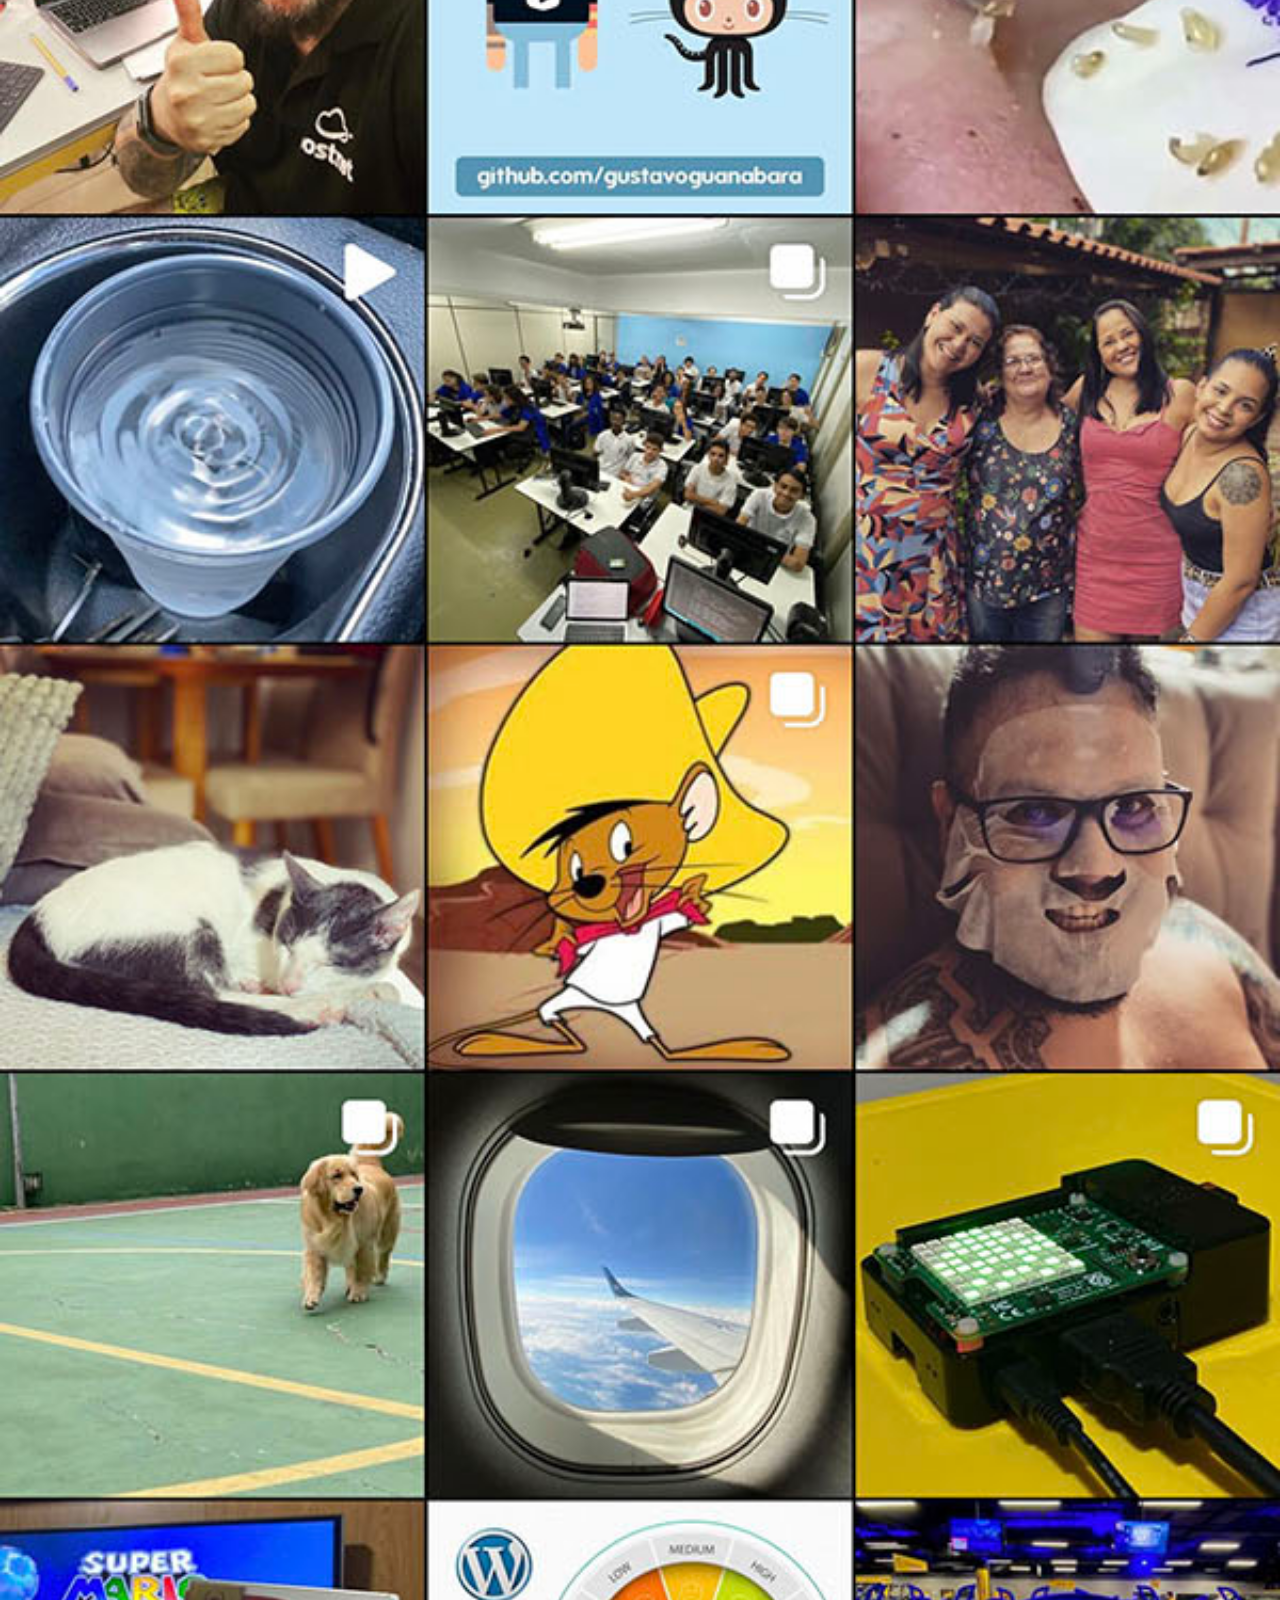
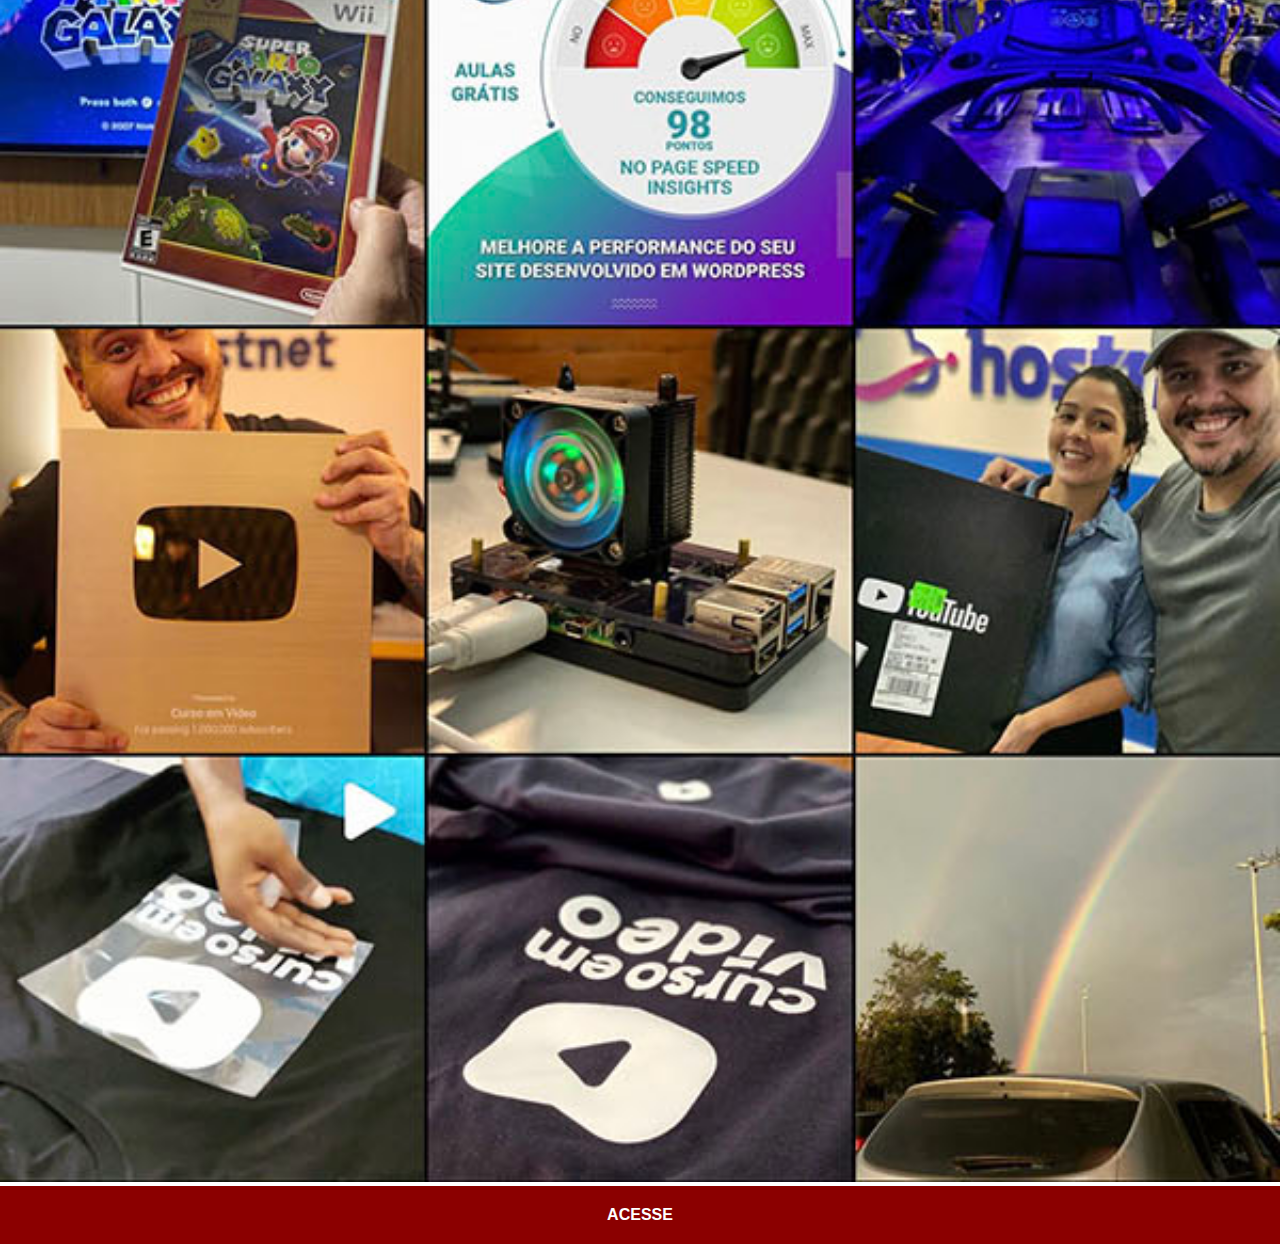
<file: instagram.html>
<!DOCTYPE html>
<html lang="pt-br">
<head>
    <meta charset="UTF-8">
    <meta name="viewport" content="width=device-width, initial-scale=1.0">
    <title>Instagram</title>
    <link rel="stylesheet" href="social.css">
</head>
<body>
    <img src="imagens/tela-instagram.jpg" alt="instagram">
    <a href="https://www.instagram.com/gustavoguanabara/" target="_blank">ACESSE</a>
</body>
</html>
</file>
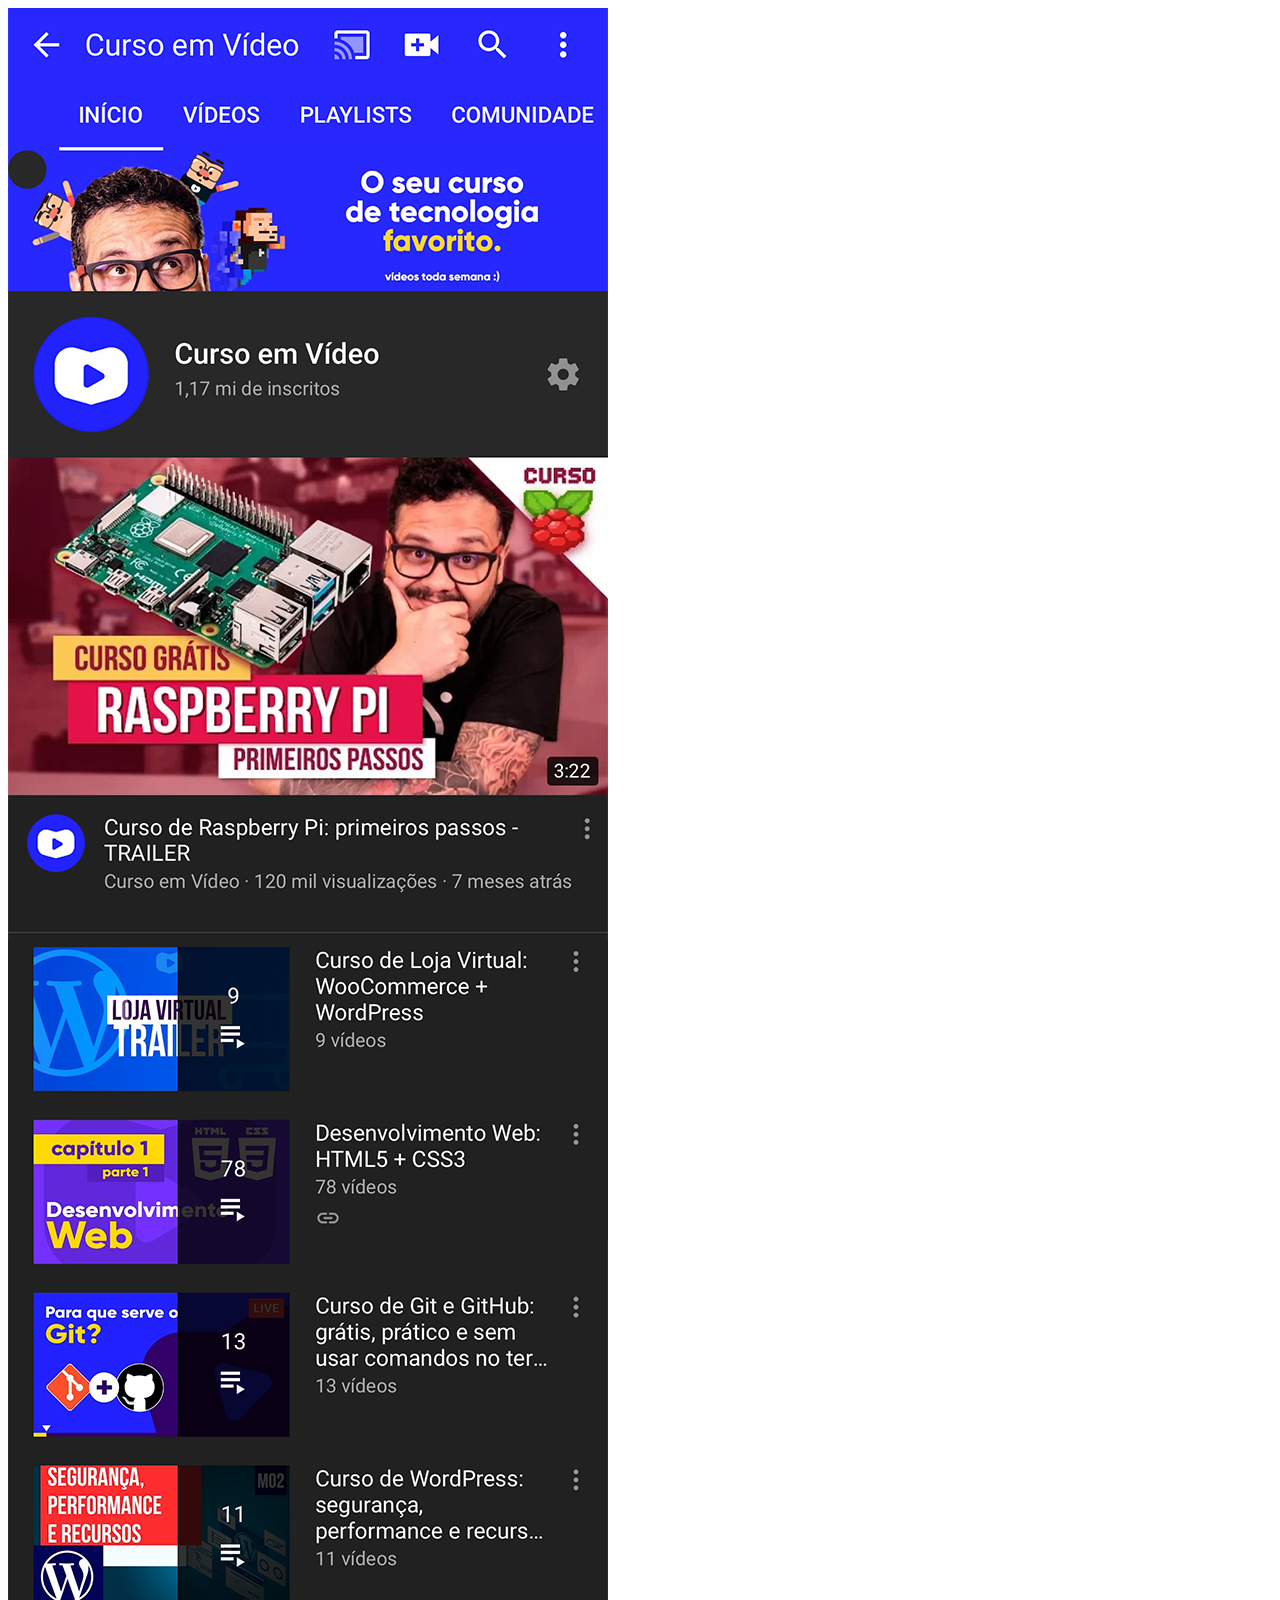
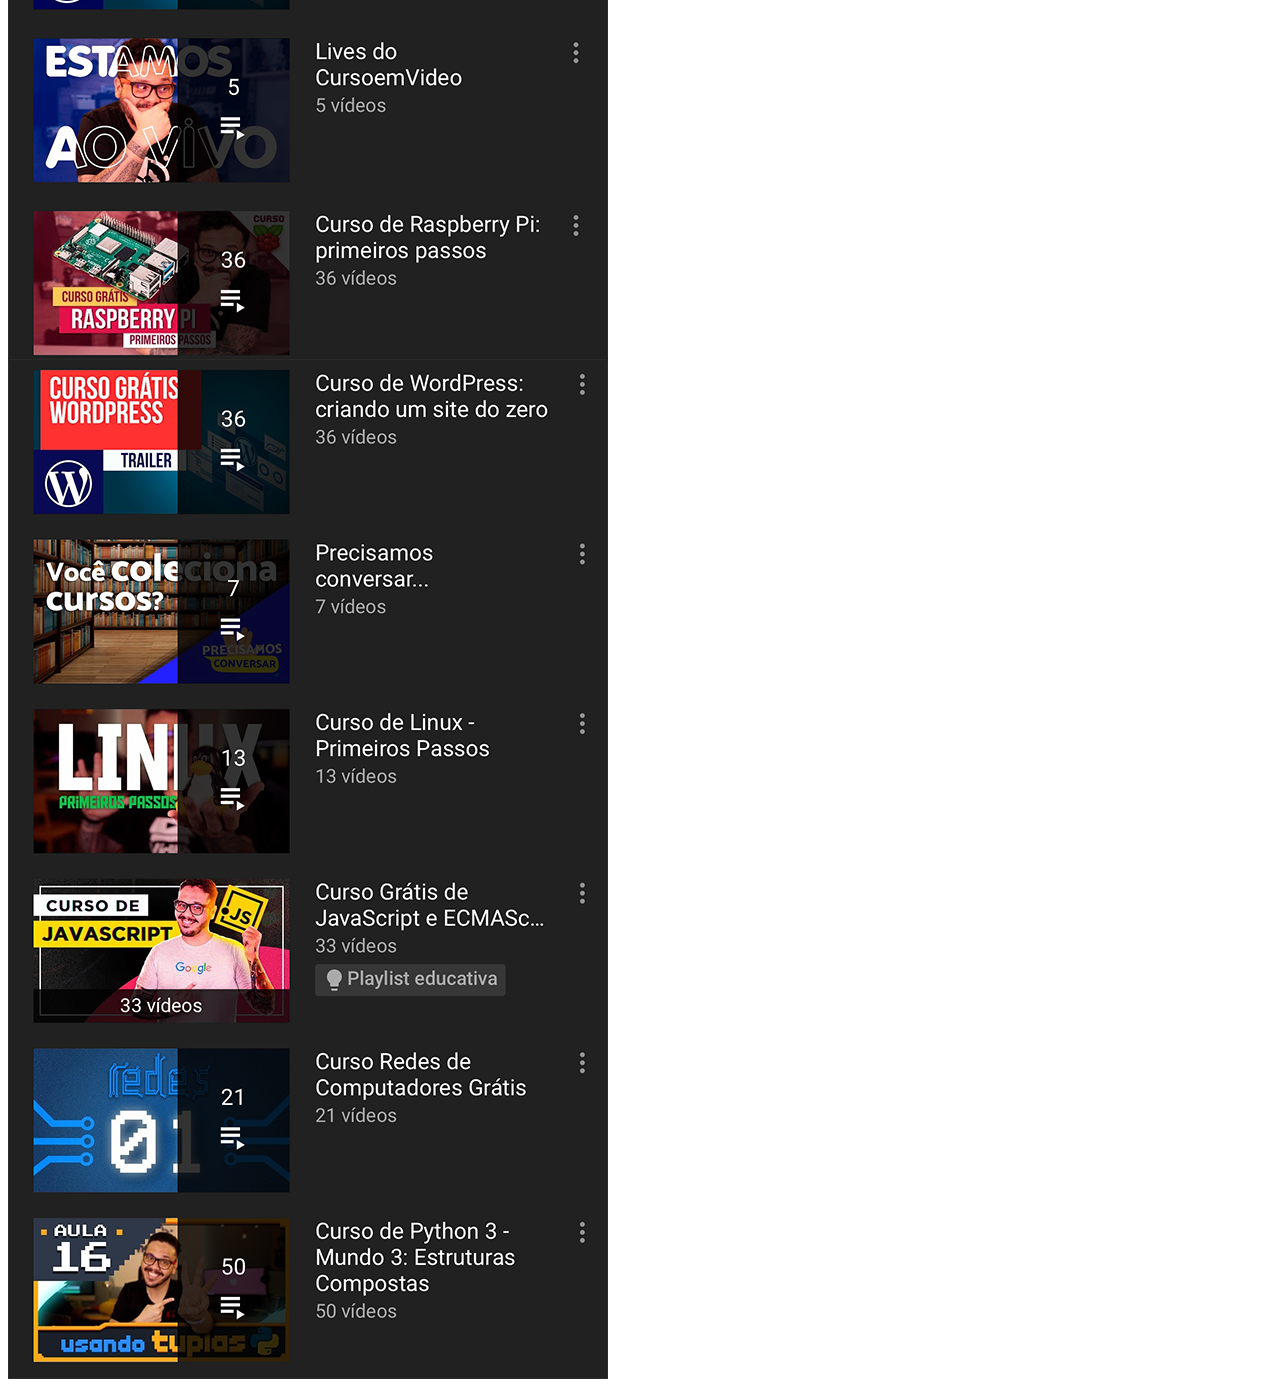
<file: youtube.html>
<!DOCTYPE html>
<html lang="pt-br">
<head>
    <meta charset="UTF-8">
    <meta name="viewport" content="width=device-width, initial-scale=1.0">
    <title>Document</title>
    <style>

    </style>
</head>
<body>
    <img src="imagens/tela-youtube.png" alt="youtube">
    <a href="https://www.youtube.com/user/cursoemvideo/playlist" target="_blank"></a>
</body>
</html>
</file>
<file: style.css>
@charset "UTF-8";

* {
    margin: 0px;
    margin: 0px;
    font-family: Arial, Helvetica, sans-serif;
}

html, body {
    height: 100vh;
    width: 100vw;
    background-color: black;
}

body {
    background: url(imagens/fundo-madeira.jpg) no-repeat top center;
    background-size: cover;
    background-attachment: fixed;
}

main {
    height: 100vh;
    position: relative;
}

section#telefone {
    position: absolute;
    top: 50%;
    left: 50%;
    transform: translate(-50%, -50%);
    height: 627px;
    width: 311px;
    background:url(imagens/frame-iphone.png) no-repeat;
}

iframe#tela {
    position: relative;
    top: 80px;
    left: 22px;
    width: 269px;
    height: 471px;
}
</file>
<file: social.css>
@charset "UTF-8";

* {
            margin: 0px;
            padding: 0px;
            font-family: Arial, Helvetica, sans-serif;

        }

        ::-webkit-scrollbar {
            width: 0px;
            height: 0px;
        }

        img {
            width: 100vw;
        }

        a {
            display: block;
            background-color: darkred;
            color: white;
            padding: 20px;
            text-align: center;
            font-weight: bolder;
            text-decoration: none;
        }

        a:hover {
            background-color: red;
        }
</file>
